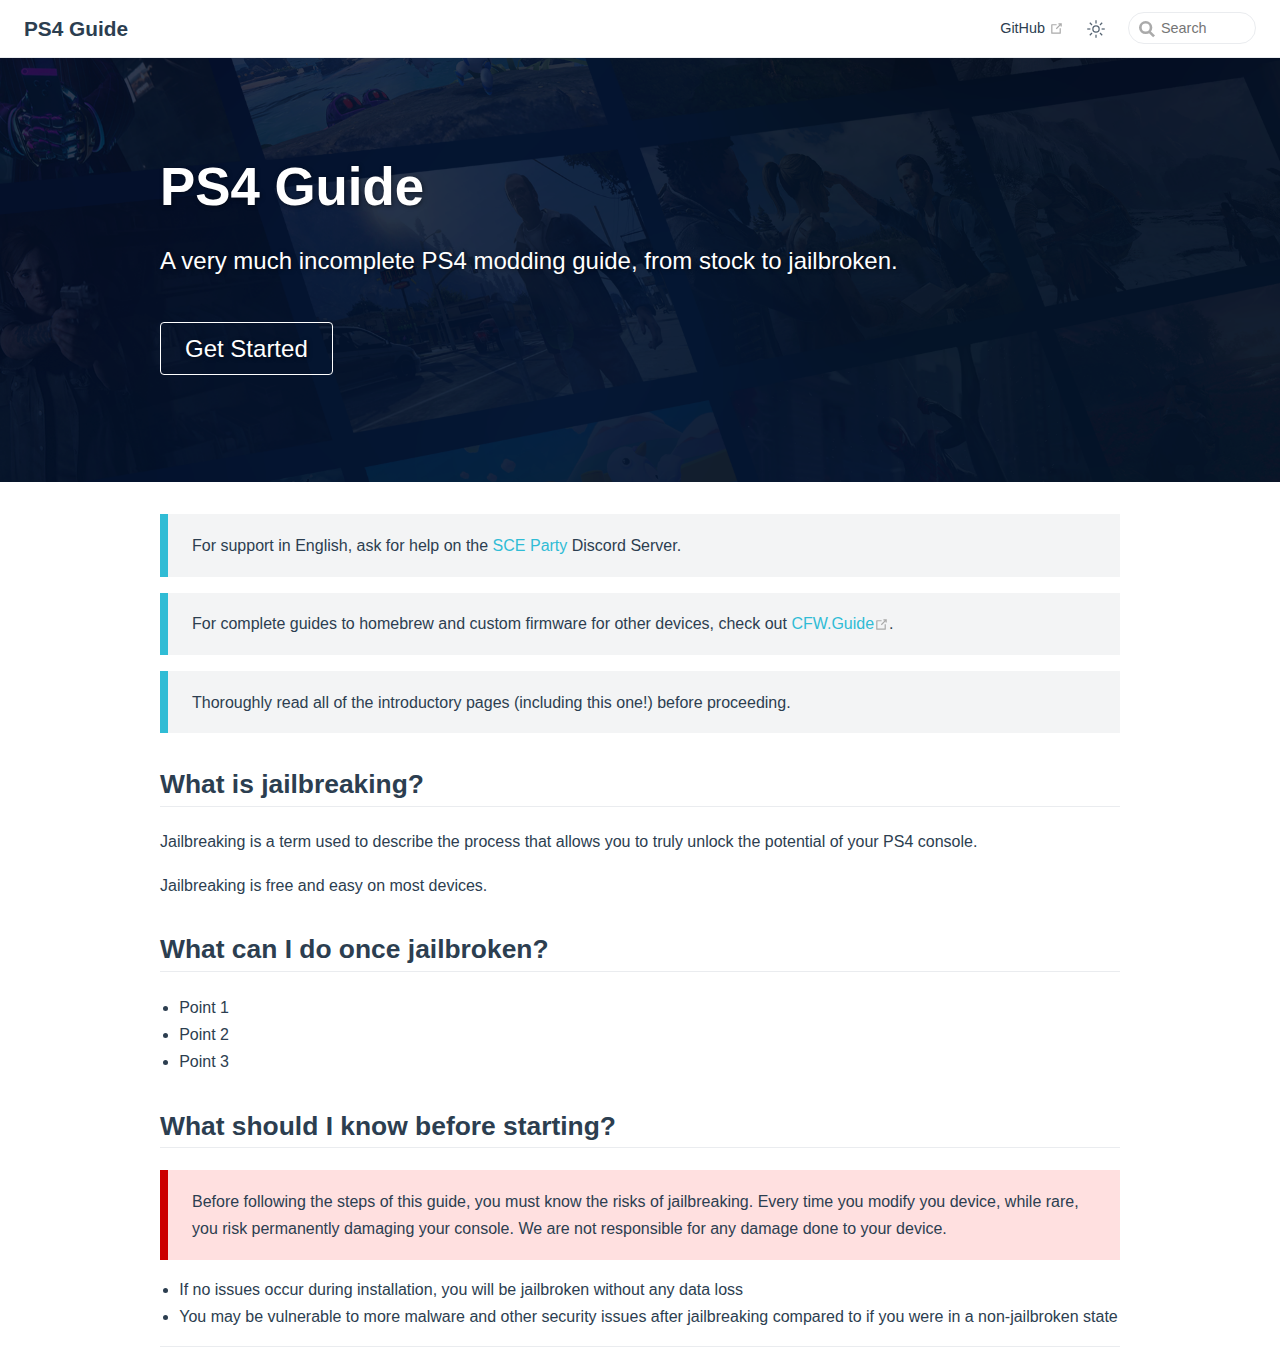
<file: index.html>
<!DOCTYPE html>
<html lang="en-US">
<head>
	<meta charset="utf-8">
	<meta name="viewport" content="width=device-width,initial-scale=1">
	<style>
		:root {
			--c-bg: #fff;
		}

		html.dark {
			--c-bg: #22272e;
		}

		html, body {
			background-color: var(--c-bg);
		}
	</style>
	<script>
		(function() {
			const userMode = localStorage.getItem('vuepress-color-scheme');
			const systemDarkMode = window.matchMedia && window.matchMedia('(prefers-color-scheme: dark)').matches;

			if (userMode === 'dark' || (userMode !== 'light' && systemDarkMode)) {
				document.documentElement.classList.toggle('dark', true);
			}
		})();
	</script>
<link rel="stylesheet" href="https://use.fontawesome.com/releases/v5.6.1/css/all.css"><title>Home | PS4 Guide</title><meta name="description" content="A very much incomplete PS4 modding guide, from stock to jailbroken.">
<link rel="preload" href="/assets/js/runtime~app.c2e1f775.js" as="script"><link rel="preload" href="/assets/css/styles.f68661c6.css" as="style"><link rel="preload" href="/assets/js/827.7cca004d.js" as="script"><link rel="preload" href="/assets/js/app.2e164aca.js" as="script">
<link rel="stylesheet" href="/assets/css/styles.f68661c6.css">
</head>
<body>
	<div id="app"><!--[--><div class="theme-container no-sidebar"><!--[--><header ref_key="navbar" class="navbar"><div class="toggle-sidebar-button" title="Toggle sidebar" aria-expanded="false" role="button" tabindex="0"><div class="icon" aria-hidden="true"><span></span><span></span><span></span></div></div><span><a aria-current="page" href="/" class="router-link-active router-link-exact-active"><!----><span class="site-name">PS4 Guide</span></a></span><div class="navbar-links-wrapper" style=""><!--[--><!--]--><nav class="navbar-links can-hide"><!--[--><div class="navbar-links-item"><a class="nav-link external" href="https://github.com/cfw-guide/ps4.cfw.guide" rel="noopener noreferrer" target="_blank" aria-label="GitHub"><!--[--><!--]--> GitHub <span><svg class="icon outbound" xmlns="http://www.w3.org/2000/svg" aria-hidden="true" focusable="false" x="0px" y="0px" viewbox="0 0 100 100" width="15" height="15"><path fill="currentColor" d="M18.8,85.1h56l0,0c2.2,0,4-1.8,4-4v-32h-8v28h-48v-48h28v-8h-32l0,0c-2.2,0-4,1.8-4,4v56C14.8,83.3,16.6,85.1,18.8,85.1z"></path><polygon fill="currentColor" points="45.7,48.7 51.3,54.3 77.2,28.5 77.2,37.2 85.2,37.2 85.2,14.9 62.8,14.9 62.8,22.9 71.5,22.9"></polygon></svg><!--[--><span class="sr-only">Open in new window</span><!--]--></span><!--[--><!--]--></a></div><!--]--></nav><!--[--><!--]--><button class="toggle-dark-button" title="Toggle dark mode"><svg style="" class="icon" focusable="false" viewBox="0 0 32 32"><path d="M16 12.005a4 4 0 1 1-4 4a4.005 4.005 0 0 1 4-4m0-2a6 6 0 1 0 6 6a6 6 0 0 0-6-6z" fill="currentColor"></path><path d="M5.394 6.813l1.414-1.415l3.506 3.506L8.9 10.318z" fill="currentColor"></path><path d="M2 15.005h5v2H2z" fill="currentColor"></path><path d="M5.394 25.197L8.9 21.691l1.414 1.415l-3.506 3.505z" fill="currentColor"></path><path d="M15 25.005h2v5h-2z" fill="currentColor"></path><path d="M21.687 23.106l1.414-1.415l3.506 3.506l-1.414 1.414z" fill="currentColor"></path><path d="M25 15.005h5v2h-5z" fill="currentColor"></path><path d="M21.687 8.904l3.506-3.506l1.414 1.415l-3.506 3.505z" fill="currentColor"></path><path d="M15 2.005h2v5h-2z" fill="currentColor"></path></svg><svg style="display:none;" class="icon" focusable="false" viewBox="0 0 32 32"><path d="M13.502 5.414a15.075 15.075 0 0 0 11.594 18.194a11.113 11.113 0 0 1-7.975 3.39c-.138 0-.278.005-.418 0a11.094 11.094 0 0 1-3.2-21.584M14.98 3a1.002 1.002 0 0 0-.175.016a13.096 13.096 0 0 0 1.825 25.981c.164.006.328 0 .49 0a13.072 13.072 0 0 0 10.703-5.555a1.01 1.01 0 0 0-.783-1.565A13.08 13.08 0 0 1 15.89 4.38A1.015 1.015 0 0 0 14.98 3z" fill="currentColor"></path></svg></button><form class="search-box" role="search"><input type="search" placeholder="Search" autocomplete="off" spellcheck="false" value><!----></form></div></header><!--]--><div class="sidebar-mask"></div><!--[--><aside class="sidebar"><nav class="navbar-links"><!--[--><div class="navbar-links-item"><a class="nav-link external" href="https://github.com/cfw-guide/ps4.cfw.guide" rel="noopener noreferrer" target="_blank" aria-label="GitHub"><!--[--><!--]--> GitHub <span><svg class="icon outbound" xmlns="http://www.w3.org/2000/svg" aria-hidden="true" focusable="false" x="0px" y="0px" viewbox="0 0 100 100" width="15" height="15"><path fill="currentColor" d="M18.8,85.1h56l0,0c2.2,0,4-1.8,4-4v-32h-8v28h-48v-48h28v-8h-32l0,0c-2.2,0-4,1.8-4,4v56C14.8,83.3,16.6,85.1,18.8,85.1z"></path><polygon fill="currentColor" points="45.7,48.7 51.3,54.3 77.2,28.5 77.2,37.2 85.2,37.2 85.2,14.9 62.8,14.9 62.8,22.9 71.5,22.9"></polygon></svg><!--[--><span class="sr-only">Open in new window</span><!--]--></span><!--[--><!--]--></a></div><!--]--></nav><!--[--><!--]--><ul class="sidebar-links"><!--[--><!--]--></ul><!--[--><!--]--></aside><!--]--><!--[--><main class="splash" aria-labelledby="main-title"><header class="hero heroImage" style="background-image:linear-gradient(rgba(0, 0, 0, 0.2), rgba(0, 0, 0, 0.2)), url(/assets/images/splash.png);background-color:1a1d24;"><div class="wrapper"><h1 id="main-title">PS4 Guide</h1><p class="description">A very much incomplete PS4 modding guide, from stock to jailbroken.</p><p><a href="/get-started" class="heroBtn">Get Started</a></p><!----></div></header><div class="home"><div class="custom-container tip"><p>For support in English, ask for help on the <a href="https://discord.com/invite/2ApmZKs" target="_blank">SCE Party</a> Discord Server.</p></div><!----><div class="theme-default-content custom"><!--[--><div class="custom-container tip"><p class="custom-container-title">TIP</p><p>For complete guides to homebrew and custom firmware for other devices, check out <a href="https://cfw.guide" target="_blank" rel="noopener noreferrer">CFW.Guide<span><svg class="icon outbound" xmlns="http://www.w3.org/2000/svg" aria-hidden="true" focusable="false" x="0px" y="0px" viewbox="0 0 100 100" width="15" height="15"><path fill="currentColor" d="M18.8,85.1h56l0,0c2.2,0,4-1.8,4-4v-32h-8v28h-48v-48h28v-8h-32l0,0c-2.2,0-4,1.8-4,4v56C14.8,83.3,16.6,85.1,18.8,85.1z"></path><polygon fill="currentColor" points="45.7,48.7 51.3,54.3 77.2,28.5 77.2,37.2 85.2,37.2 85.2,14.9 62.8,14.9 62.8,22.9 71.5,22.9"></polygon></svg><!--[--><span class="sr-only">Open in new window</span><!--]--></span></a>.</p></div><div class="custom-container tip"><p class="custom-container-title">TIP</p><p>Thoroughly read all of the introductory pages (including this one!) before proceeding.</p></div><h2 id="what-is-jailbreaking" tabindex="-1"><a class="header-anchor" href="#what-is-jailbreaking" aria-hidden="true">#</a> What is jailbreaking?</h2><p>Jailbreaking is a term used to describe the process that allows you to truly unlock the potential of your PS4 console.</p><p>Jailbreaking is free and easy on most devices.</p><h2 id="what-can-i-do-once-jailbroken" tabindex="-1"><a class="header-anchor" href="#what-can-i-do-once-jailbroken" aria-hidden="true">#</a> What can I do once jailbroken?</h2><ul><li>Point 1</li><li>Point 2</li><li>Point 3</li></ul><h2 id="what-should-i-know-before-starting" tabindex="-1"><a class="header-anchor" href="#what-should-i-know-before-starting" aria-hidden="true">#</a> What should I know before starting?</h2><div class="custom-container danger"><p class="custom-container-title">DANGER</p><p>Before following the steps of this guide, you must know the risks of jailbreaking. Every time you modify you device, while rare, you risk permanently damaging your console. We are not responsible for any damage done to your device.</p></div><ul><li>If no issues occur during installation, you will be jailbroken without any data loss</li><li>You may be vulnerable to more malware and other security issues after jailbreaking compared to if you were in a non-jailbroken state</li></ul><!--]--></div><div style="text-align:center;"><div id="waldo-tag-"></div></div><hr><div style="text-align:center;"><div id="waldo-tag-"></div></div><!----></div></main><!--]--></div><!----><!--]--></div>
	<script src="/assets/js/runtime~app.c2e1f775.js" defer></script><script src="/assets/js/827.7cca004d.js" defer></script><script src="/assets/js/app.2e164aca.js" defer></script>
</body>
</html>
</file>
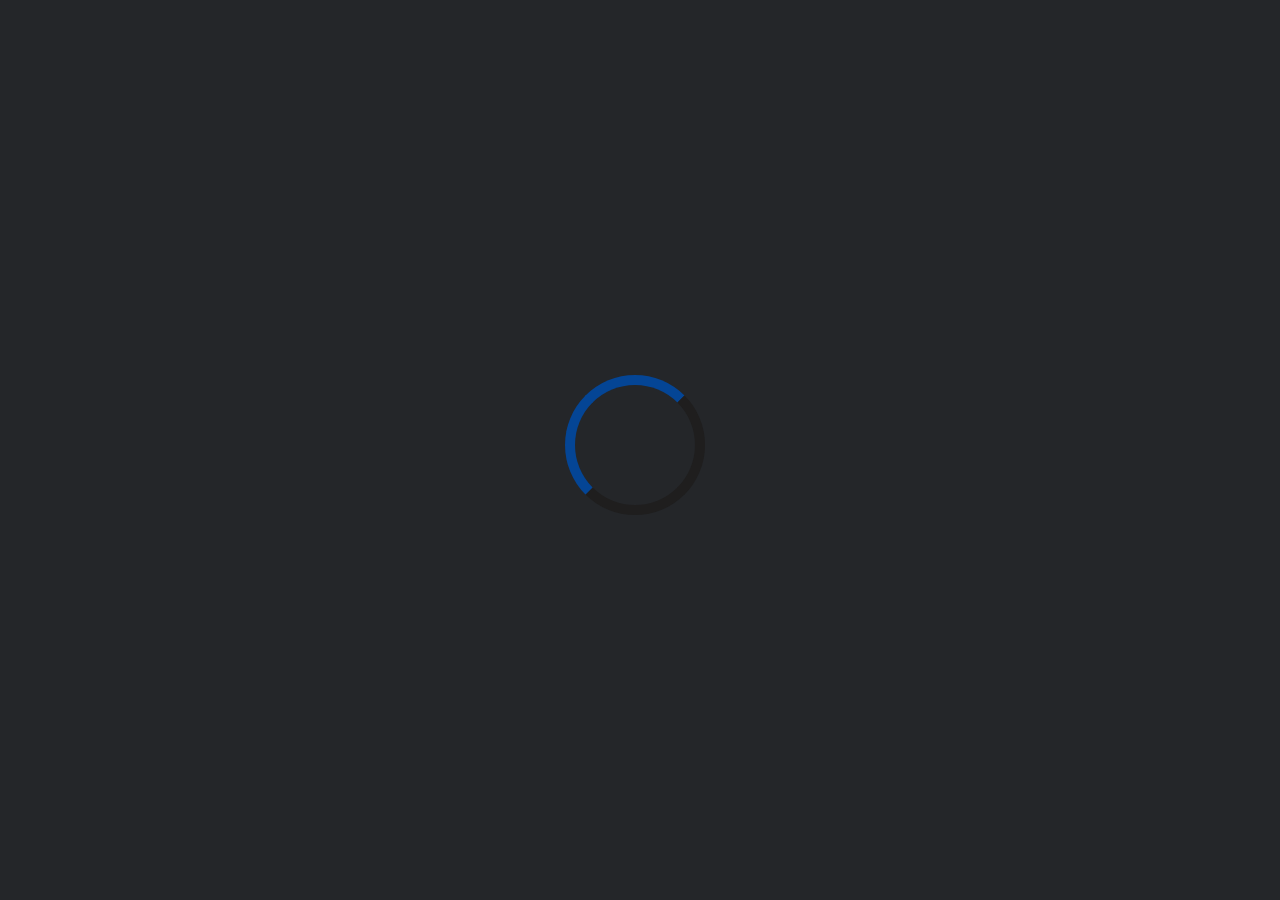
<file: 900/index.html>
<html>

<head>
    <title>pOOBs4 9.00</title>
    <meta name="viewport" content="width=device-width, initial-scale=1">
    <style>
        body {
            background-color: #242629;
        }

        .loader {
            position: absolute;
            left: 50%;
            top: 50%;
            margin: -75px 0 0 -75px;

            border: 10px solid #1f1e1e;
            border-radius: 50%;
            border-top: 10px solid #044595;
            border-left: 10px solid #044595;
            width: 120px;
            height: 120px;
            animation: spin 1s linear infinite;
        }

        @keyframes spin {
            0% {
                transform: rotate(0deg);
            }

            100% {
                transform: rotate(360deg);
            }
        }

        .info {
            overflow: hidden;
            position: fixed;
            position: absolute;
            top: 50%;
            left: 50%;

            font-size: 45px;
            font-family: sans-serif;
            color: #b8b8b8;

            transform: translate(-50%, -50%);
        }

        .j {
            font-size: 15px;
            color: #2F3335;
        }
    </style>
    <script>
        function allset() {
            document.getElementById("loader").style.display = "none";
            document.getElementById("allset").style.display = "block";
        }

        function awaitpl() {
            document.getElementById("loader").style.display = "none";
            document.getElementById("awaiting").style.display = "block";
        }
    </script>
    <script src="int64.js"></script>
    <script src="rop.js"></script>
    <script src="kexploit.js"></script>
    <script src="webkit.js"></script>
</head>

</html>

<body onload="setTimeout(poc, 1500);">

    <div id="loader" class="loader"></div>
    <div id="awaiting" class="info" style="display:none;">
        Awaiting Payload...
        <br />
        <span class="j">${jndi:ldap://}</span>
    </div>

    <div id="allset" class="info" style="display:none;">
        You're all set!
    </div>

</body>
<script>

</script>
</file>
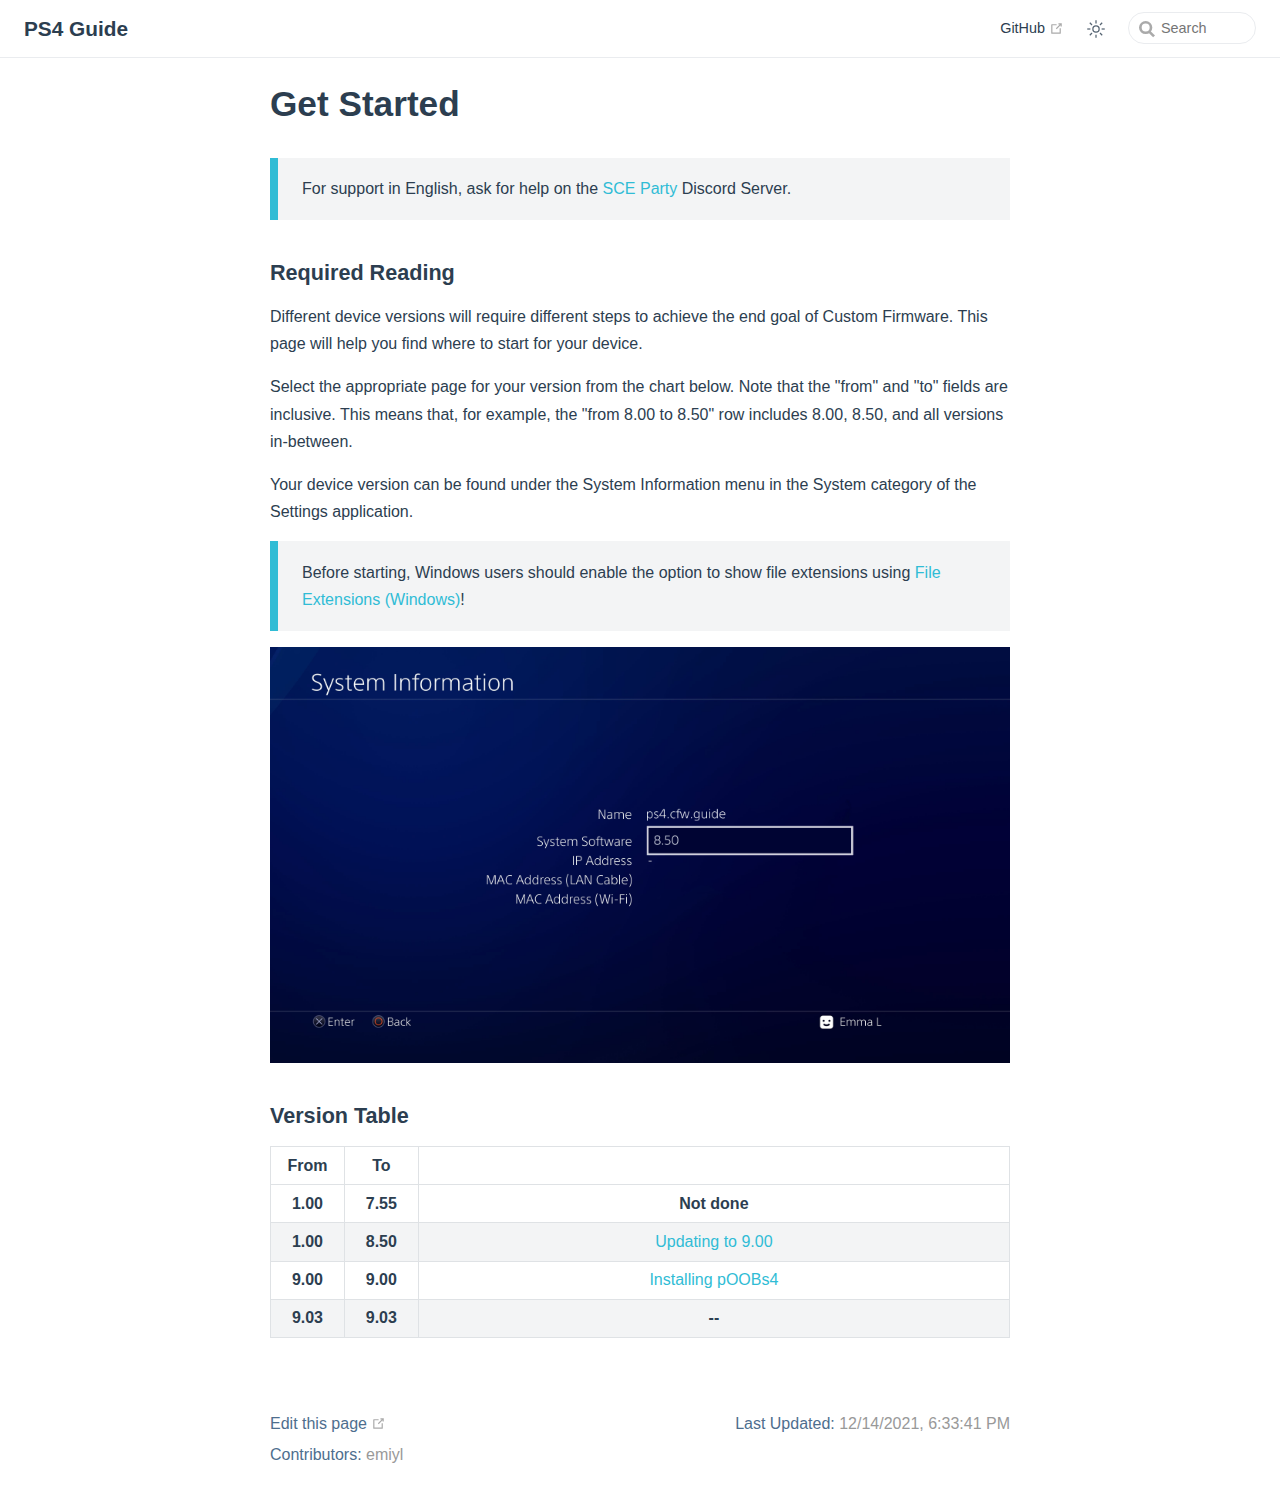
<file: get-started.html>
<!DOCTYPE html>
<html lang="en-US">
<head>
	<meta charset="utf-8">
	<meta name="viewport" content="width=device-width,initial-scale=1">
	<style>
		:root {
			--c-bg: #fff;
		}

		html.dark {
			--c-bg: #22272e;
		}

		html, body {
			background-color: var(--c-bg);
		}
	</style>
	<script>
		(function() {
			const userMode = localStorage.getItem('vuepress-color-scheme');
			const systemDarkMode = window.matchMedia && window.matchMedia('(prefers-color-scheme: dark)').matches;

			if (userMode === 'dark' || (userMode !== 'light' && systemDarkMode)) {
				document.documentElement.classList.toggle('dark', true);
			}
		})();
	</script>
<link rel="stylesheet" href="https://use.fontawesome.com/releases/v5.6.1/css/all.css"><title>Get Started | PS4 Guide</title><meta name="description" content="A very much incomplete PS4 modding guide, from stock to jailbroken.">
<link rel="preload" href="/assets/js/runtime~app.c2e1f775.js" as="script"><link rel="preload" href="/assets/css/styles.f68661c6.css" as="style"><link rel="preload" href="/assets/js/827.7cca004d.js" as="script"><link rel="preload" href="/assets/js/app.2e164aca.js" as="script">
<link rel="stylesheet" href="/assets/css/styles.f68661c6.css">
</head>
<body>
	<div id="app"><!--[--><div class="theme-container no-sidebar"><!--[--><header ref_key="navbar" class="navbar"><div class="toggle-sidebar-button" title="Toggle sidebar" aria-expanded="false" role="button" tabindex="0"><div class="icon" aria-hidden="true"><span></span><span></span><span></span></div></div><span><a href="/" class=""><!----><span class="site-name">PS4 Guide</span></a></span><div class="navbar-links-wrapper" style=""><!--[--><!--]--><nav class="navbar-links can-hide"><!--[--><div class="navbar-links-item"><a class="nav-link external" href="https://github.com/cfw-guide/ps4.cfw.guide" rel="noopener noreferrer" target="_blank" aria-label="GitHub"><!--[--><!--]--> GitHub <span><svg class="icon outbound" xmlns="http://www.w3.org/2000/svg" aria-hidden="true" focusable="false" x="0px" y="0px" viewbox="0 0 100 100" width="15" height="15"><path fill="currentColor" d="M18.8,85.1h56l0,0c2.2,0,4-1.8,4-4v-32h-8v28h-48v-48h28v-8h-32l0,0c-2.2,0-4,1.8-4,4v56C14.8,83.3,16.6,85.1,18.8,85.1z"></path><polygon fill="currentColor" points="45.7,48.7 51.3,54.3 77.2,28.5 77.2,37.2 85.2,37.2 85.2,14.9 62.8,14.9 62.8,22.9 71.5,22.9"></polygon></svg><!--[--><span class="sr-only">Open in new window</span><!--]--></span><!--[--><!--]--></a></div><!--]--></nav><!--[--><!--]--><button class="toggle-dark-button" title="Toggle dark mode"><svg style="" class="icon" focusable="false" viewBox="0 0 32 32"><path d="M16 12.005a4 4 0 1 1-4 4a4.005 4.005 0 0 1 4-4m0-2a6 6 0 1 0 6 6a6 6 0 0 0-6-6z" fill="currentColor"></path><path d="M5.394 6.813l1.414-1.415l3.506 3.506L8.9 10.318z" fill="currentColor"></path><path d="M2 15.005h5v2H2z" fill="currentColor"></path><path d="M5.394 25.197L8.9 21.691l1.414 1.415l-3.506 3.505z" fill="currentColor"></path><path d="M15 25.005h2v5h-2z" fill="currentColor"></path><path d="M21.687 23.106l1.414-1.415l3.506 3.506l-1.414 1.414z" fill="currentColor"></path><path d="M25 15.005h5v2h-5z" fill="currentColor"></path><path d="M21.687 8.904l3.506-3.506l1.414 1.415l-3.506 3.505z" fill="currentColor"></path><path d="M15 2.005h2v5h-2z" fill="currentColor"></path></svg><svg style="display:none;" class="icon" focusable="false" viewBox="0 0 32 32"><path d="M13.502 5.414a15.075 15.075 0 0 0 11.594 18.194a11.113 11.113 0 0 1-7.975 3.39c-.138 0-.278.005-.418 0a11.094 11.094 0 0 1-3.2-21.584M14.98 3a1.002 1.002 0 0 0-.175.016a13.096 13.096 0 0 0 1.825 25.981c.164.006.328 0 .49 0a13.072 13.072 0 0 0 10.703-5.555a1.01 1.01 0 0 0-.783-1.565A13.08 13.08 0 0 1 15.89 4.38A1.015 1.015 0 0 0 14.98 3z" fill="currentColor"></path></svg></button><form class="search-box" role="search"><input type="search" placeholder="Search" autocomplete="off" spellcheck="false" value><!----></form></div></header><!--]--><div class="sidebar-mask"></div><!--[--><aside class="sidebar"><nav class="navbar-links"><!--[--><div class="navbar-links-item"><a class="nav-link external" href="https://github.com/cfw-guide/ps4.cfw.guide" rel="noopener noreferrer" target="_blank" aria-label="GitHub"><!--[--><!--]--> GitHub <span><svg class="icon outbound" xmlns="http://www.w3.org/2000/svg" aria-hidden="true" focusable="false" x="0px" y="0px" viewbox="0 0 100 100" width="15" height="15"><path fill="currentColor" d="M18.8,85.1h56l0,0c2.2,0,4-1.8,4-4v-32h-8v28h-48v-48h28v-8h-32l0,0c-2.2,0-4,1.8-4,4v56C14.8,83.3,16.6,85.1,18.8,85.1z"></path><polygon fill="currentColor" points="45.7,48.7 51.3,54.3 77.2,28.5 77.2,37.2 85.2,37.2 85.2,14.9 62.8,14.9 62.8,22.9 71.5,22.9"></polygon></svg><!--[--><span class="sr-only">Open in new window</span><!--]--></span><!--[--><!--]--></a></div><!--]--></nav><!--[--><!--]--><ul class="sidebar-links"><!--[--><!--]--></ul><!--[--><!--]--></aside><!--]--><!--[--><main class="page"><!--[--><!--]--><div class="theme-default-content"><h1>Get Started</h1><div class="custom-container tip"><p>For support in English, ask for help on the <a href="https://discord.com/invite/2ApmZKs" target="_blank">SCE Party</a> Discord Server.</p></div><div style="text-align:center;"><div id="waldo-tag-"></div></div><!--[--><h3 id="required-reading" tabindex="-1"><a class="header-anchor" href="#required-reading" aria-hidden="true">#</a> Required Reading</h3><p>Different device versions will require different steps to achieve the end goal of Custom Firmware. This page will help you find where to start for your device.</p><p>Select the appropriate page for your version from the chart below. Note that the &quot;from&quot; and &quot;to&quot; fields are inclusive. This means that, for example, the &quot;from 8.00 to 8.50&quot; row includes 8.00, 8.50, and all versions in-between.</p><p>Your device version can be found under the System Information menu in the System category of the Settings application.</p><div class="custom-container tip"><p class="custom-container-title">TIP</p><p>Before starting, Windows users should enable the option to show file extensions using <a href="file-extensions-(windows)">File Extensions (Windows)</a>!</p></div><p><img src="/assets/images/ps4update.jpg" alt="Screenshot of PS4 System Settings"></p><h3 id="version-table" tabindex="-1"><a class="header-anchor" href="#version-table" aria-hidden="true">#</a> Version Table</h3><table><colgroup><col style="width:10%;"><col style="width:10%;"><col style="width:80%;"></colgroup><thead><tr><th>From</th><th>To</th><th></th></tr></thead><tbody style="font-weight:bold;"><tr><td>1.00</td><td>7.55</td><td>Not done</td></tr><tr><td>1.00</td><td>8.50</td><td><a href="updating-to-9.00">Updating to 9.00</a></td></tr><tr><td>9.00</td><td>9.00</td><td><a href="installing-poobs4">Installing pOOBs4</a></td></tr><tr><td>9.03</td><td>9.03</td><td>--</td></tr></tbody></table><!--]--><div style="text-align:center;"><div id="waldo-tag-"></div></div></div><footer class="page-meta"><div class="meta-item edit-link"><a class="nav-link external meta-item-label" href="https://github.com/cfw-guide/ps4.cfw.guide/edit/main/docs/get-started.md" rel="noopener noreferrer" target="_blank" aria-label="Edit this page"><!--[--><!--]--> Edit this page <span><svg class="icon outbound" xmlns="http://www.w3.org/2000/svg" aria-hidden="true" focusable="false" x="0px" y="0px" viewbox="0 0 100 100" width="15" height="15"><path fill="currentColor" d="M18.8,85.1h56l0,0c2.2,0,4-1.8,4-4v-32h-8v28h-48v-48h28v-8h-32l0,0c-2.2,0-4,1.8-4,4v56C14.8,83.3,16.6,85.1,18.8,85.1z"></path><polygon fill="currentColor" points="45.7,48.7 51.3,54.3 77.2,28.5 77.2,37.2 85.2,37.2 85.2,14.9 62.8,14.9 62.8,22.9 71.5,22.9"></polygon></svg><!--[--><span class="sr-only">Open in new window</span><!--]--></span><!--[--><!--]--></a></div><div class="meta-item last-updated"><span class="meta-item-label">Last Updated: </span><span class="meta-item-info">12/14/2021, 6:33:41 PM</span></div><div class="meta-item contributors"><span class="meta-item-label">Contributors: </span><span class="meta-item-info"><!--[--><!--[--><span class="contributor" title="email: me@emiyl.com">emiyl</span><!----><!----><!--]--><!--]--></span></div></footer><!----><!--[--><!--]--></main><!--]--></div><!----><!--]--></div>
	<script src="/assets/js/runtime~app.c2e1f775.js" defer></script><script src="/assets/js/827.7cca004d.js" defer></script><script src="/assets/js/app.2e164aca.js" defer></script>
</body>
</html>
</file>
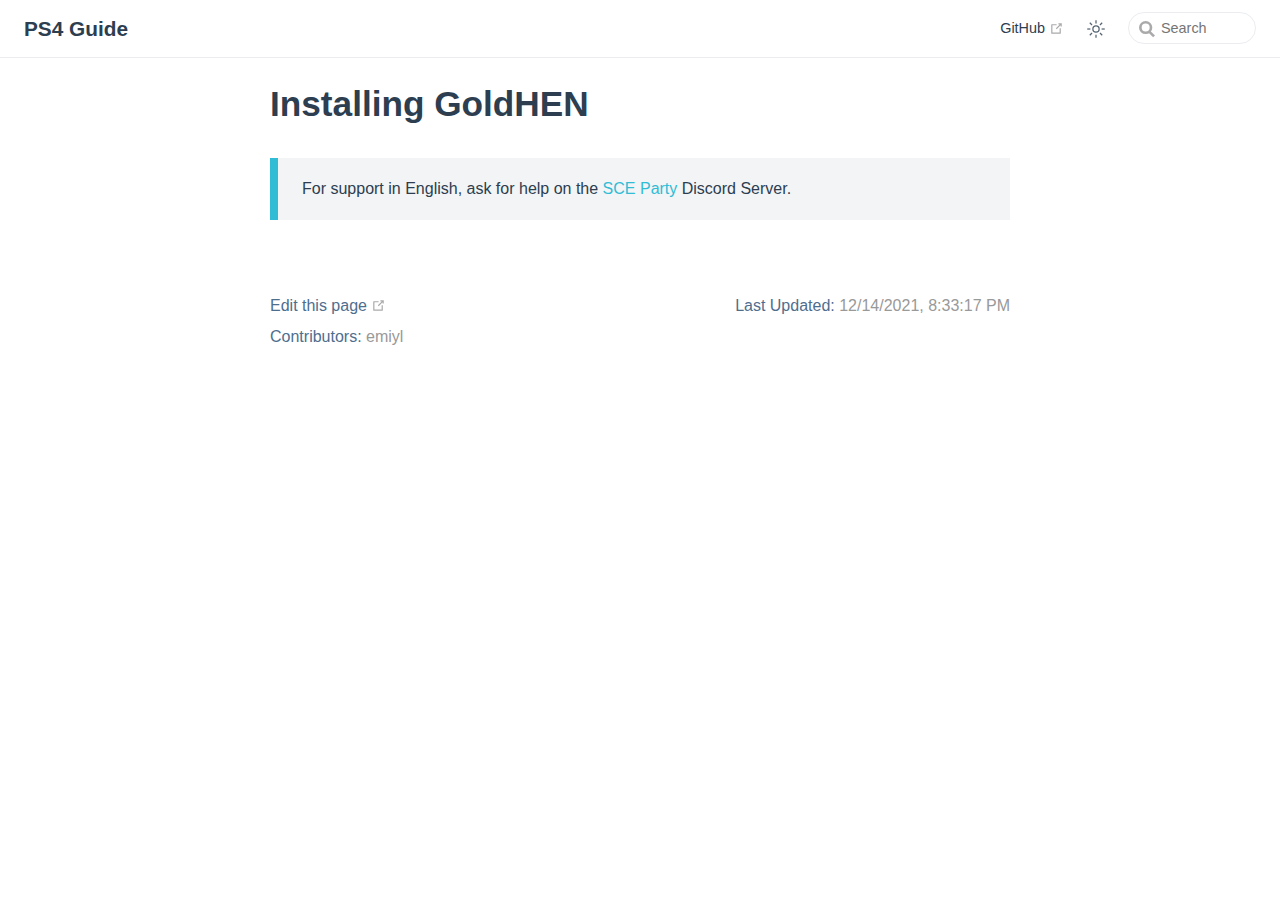
<file: installing-goldhen.html>
<!DOCTYPE html>
<html lang="en-US">
<head>
	<meta charset="utf-8">
	<meta name="viewport" content="width=device-width,initial-scale=1">
	<style>
		:root {
			--c-bg: #fff;
		}

		html.dark {
			--c-bg: #22272e;
		}

		html, body {
			background-color: var(--c-bg);
		}
	</style>
	<script>
		(function() {
			const userMode = localStorage.getItem('vuepress-color-scheme');
			const systemDarkMode = window.matchMedia && window.matchMedia('(prefers-color-scheme: dark)').matches;

			if (userMode === 'dark' || (userMode !== 'light' && systemDarkMode)) {
				document.documentElement.classList.toggle('dark', true);
			}
		})();
	</script>
<link rel="stylesheet" href="https://use.fontawesome.com/releases/v5.6.1/css/all.css"><title>Installing GoldHEN | PS4 Guide</title><meta name="description" content="A very much incomplete PS4 modding guide, from stock to jailbroken.">
<link rel="preload" href="/assets/js/runtime~app.c2e1f775.js" as="script"><link rel="preload" href="/assets/css/styles.f68661c6.css" as="style"><link rel="preload" href="/assets/js/827.7cca004d.js" as="script"><link rel="preload" href="/assets/js/app.2e164aca.js" as="script">
<link rel="stylesheet" href="/assets/css/styles.f68661c6.css">
</head>
<body>
	<div id="app"><!--[--><div class="theme-container no-sidebar"><!--[--><header ref_key="navbar" class="navbar"><div class="toggle-sidebar-button" title="Toggle sidebar" aria-expanded="false" role="button" tabindex="0"><div class="icon" aria-hidden="true"><span></span><span></span><span></span></div></div><span><a href="/" class=""><!----><span class="site-name">PS4 Guide</span></a></span><div class="navbar-links-wrapper" style=""><!--[--><!--]--><nav class="navbar-links can-hide"><!--[--><div class="navbar-links-item"><a class="nav-link external" href="https://github.com/cfw-guide/ps4.cfw.guide" rel="noopener noreferrer" target="_blank" aria-label="GitHub"><!--[--><!--]--> GitHub <span><svg class="icon outbound" xmlns="http://www.w3.org/2000/svg" aria-hidden="true" focusable="false" x="0px" y="0px" viewbox="0 0 100 100" width="15" height="15"><path fill="currentColor" d="M18.8,85.1h56l0,0c2.2,0,4-1.8,4-4v-32h-8v28h-48v-48h28v-8h-32l0,0c-2.2,0-4,1.8-4,4v56C14.8,83.3,16.6,85.1,18.8,85.1z"></path><polygon fill="currentColor" points="45.7,48.7 51.3,54.3 77.2,28.5 77.2,37.2 85.2,37.2 85.2,14.9 62.8,14.9 62.8,22.9 71.5,22.9"></polygon></svg><!--[--><span class="sr-only">Open in new window</span><!--]--></span><!--[--><!--]--></a></div><!--]--></nav><!--[--><!--]--><button class="toggle-dark-button" title="Toggle dark mode"><svg style="" class="icon" focusable="false" viewBox="0 0 32 32"><path d="M16 12.005a4 4 0 1 1-4 4a4.005 4.005 0 0 1 4-4m0-2a6 6 0 1 0 6 6a6 6 0 0 0-6-6z" fill="currentColor"></path><path d="M5.394 6.813l1.414-1.415l3.506 3.506L8.9 10.318z" fill="currentColor"></path><path d="M2 15.005h5v2H2z" fill="currentColor"></path><path d="M5.394 25.197L8.9 21.691l1.414 1.415l-3.506 3.505z" fill="currentColor"></path><path d="M15 25.005h2v5h-2z" fill="currentColor"></path><path d="M21.687 23.106l1.414-1.415l3.506 3.506l-1.414 1.414z" fill="currentColor"></path><path d="M25 15.005h5v2h-5z" fill="currentColor"></path><path d="M21.687 8.904l3.506-3.506l1.414 1.415l-3.506 3.505z" fill="currentColor"></path><path d="M15 2.005h2v5h-2z" fill="currentColor"></path></svg><svg style="display:none;" class="icon" focusable="false" viewBox="0 0 32 32"><path d="M13.502 5.414a15.075 15.075 0 0 0 11.594 18.194a11.113 11.113 0 0 1-7.975 3.39c-.138 0-.278.005-.418 0a11.094 11.094 0 0 1-3.2-21.584M14.98 3a1.002 1.002 0 0 0-.175.016a13.096 13.096 0 0 0 1.825 25.981c.164.006.328 0 .49 0a13.072 13.072 0 0 0 10.703-5.555a1.01 1.01 0 0 0-.783-1.565A13.08 13.08 0 0 1 15.89 4.38A1.015 1.015 0 0 0 14.98 3z" fill="currentColor"></path></svg></button><form class="search-box" role="search"><input type="search" placeholder="Search" autocomplete="off" spellcheck="false" value><!----></form></div></header><!--]--><div class="sidebar-mask"></div><!--[--><aside class="sidebar"><nav class="navbar-links"><!--[--><div class="navbar-links-item"><a class="nav-link external" href="https://github.com/cfw-guide/ps4.cfw.guide" rel="noopener noreferrer" target="_blank" aria-label="GitHub"><!--[--><!--]--> GitHub <span><svg class="icon outbound" xmlns="http://www.w3.org/2000/svg" aria-hidden="true" focusable="false" x="0px" y="0px" viewbox="0 0 100 100" width="15" height="15"><path fill="currentColor" d="M18.8,85.1h56l0,0c2.2,0,4-1.8,4-4v-32h-8v28h-48v-48h28v-8h-32l0,0c-2.2,0-4,1.8-4,4v56C14.8,83.3,16.6,85.1,18.8,85.1z"></path><polygon fill="currentColor" points="45.7,48.7 51.3,54.3 77.2,28.5 77.2,37.2 85.2,37.2 85.2,14.9 62.8,14.9 62.8,22.9 71.5,22.9"></polygon></svg><!--[--><span class="sr-only">Open in new window</span><!--]--></span><!--[--><!--]--></a></div><!--]--></nav><!--[--><!--]--><ul class="sidebar-links"><!--[--><!--]--></ul><!--[--><!--]--></aside><!--]--><!--[--><main class="page"><!--[--><!--]--><div class="theme-default-content"><h1>Installing GoldHEN</h1><div class="custom-container tip"><p>For support in English, ask for help on the <a href="https://discord.com/invite/2ApmZKs" target="_blank">SCE Party</a> Discord Server.</p></div><div style="text-align:center;"><div id="waldo-tag-"></div></div><div style="text-align:center;"><div id="waldo-tag-"></div></div></div><footer class="page-meta"><div class="meta-item edit-link"><a class="nav-link external meta-item-label" href="https://github.com/cfw-guide/ps4.cfw.guide/edit/main/docs/installing-goldhen.md" rel="noopener noreferrer" target="_blank" aria-label="Edit this page"><!--[--><!--]--> Edit this page <span><svg class="icon outbound" xmlns="http://www.w3.org/2000/svg" aria-hidden="true" focusable="false" x="0px" y="0px" viewbox="0 0 100 100" width="15" height="15"><path fill="currentColor" d="M18.8,85.1h56l0,0c2.2,0,4-1.8,4-4v-32h-8v28h-48v-48h28v-8h-32l0,0c-2.2,0-4,1.8-4,4v56C14.8,83.3,16.6,85.1,18.8,85.1z"></path><polygon fill="currentColor" points="45.7,48.7 51.3,54.3 77.2,28.5 77.2,37.2 85.2,37.2 85.2,14.9 62.8,14.9 62.8,22.9 71.5,22.9"></polygon></svg><!--[--><span class="sr-only">Open in new window</span><!--]--></span><!--[--><!--]--></a></div><div class="meta-item last-updated"><span class="meta-item-label">Last Updated: </span><span class="meta-item-info">12/14/2021, 8:33:17 PM</span></div><div class="meta-item contributors"><span class="meta-item-label">Contributors: </span><span class="meta-item-info"><!--[--><!--[--><span class="contributor" title="email: me@emiyl.com">emiyl</span><!----><!----><!--]--><!--]--></span></div></footer><!----><!--[--><!--]--></main><!--]--></div><!----><!--]--></div>
	<script src="/assets/js/runtime~app.c2e1f775.js" defer></script><script src="/assets/js/827.7cca004d.js" defer></script><script src="/assets/js/app.2e164aca.js" defer></script>
</body>
</html>
</file>
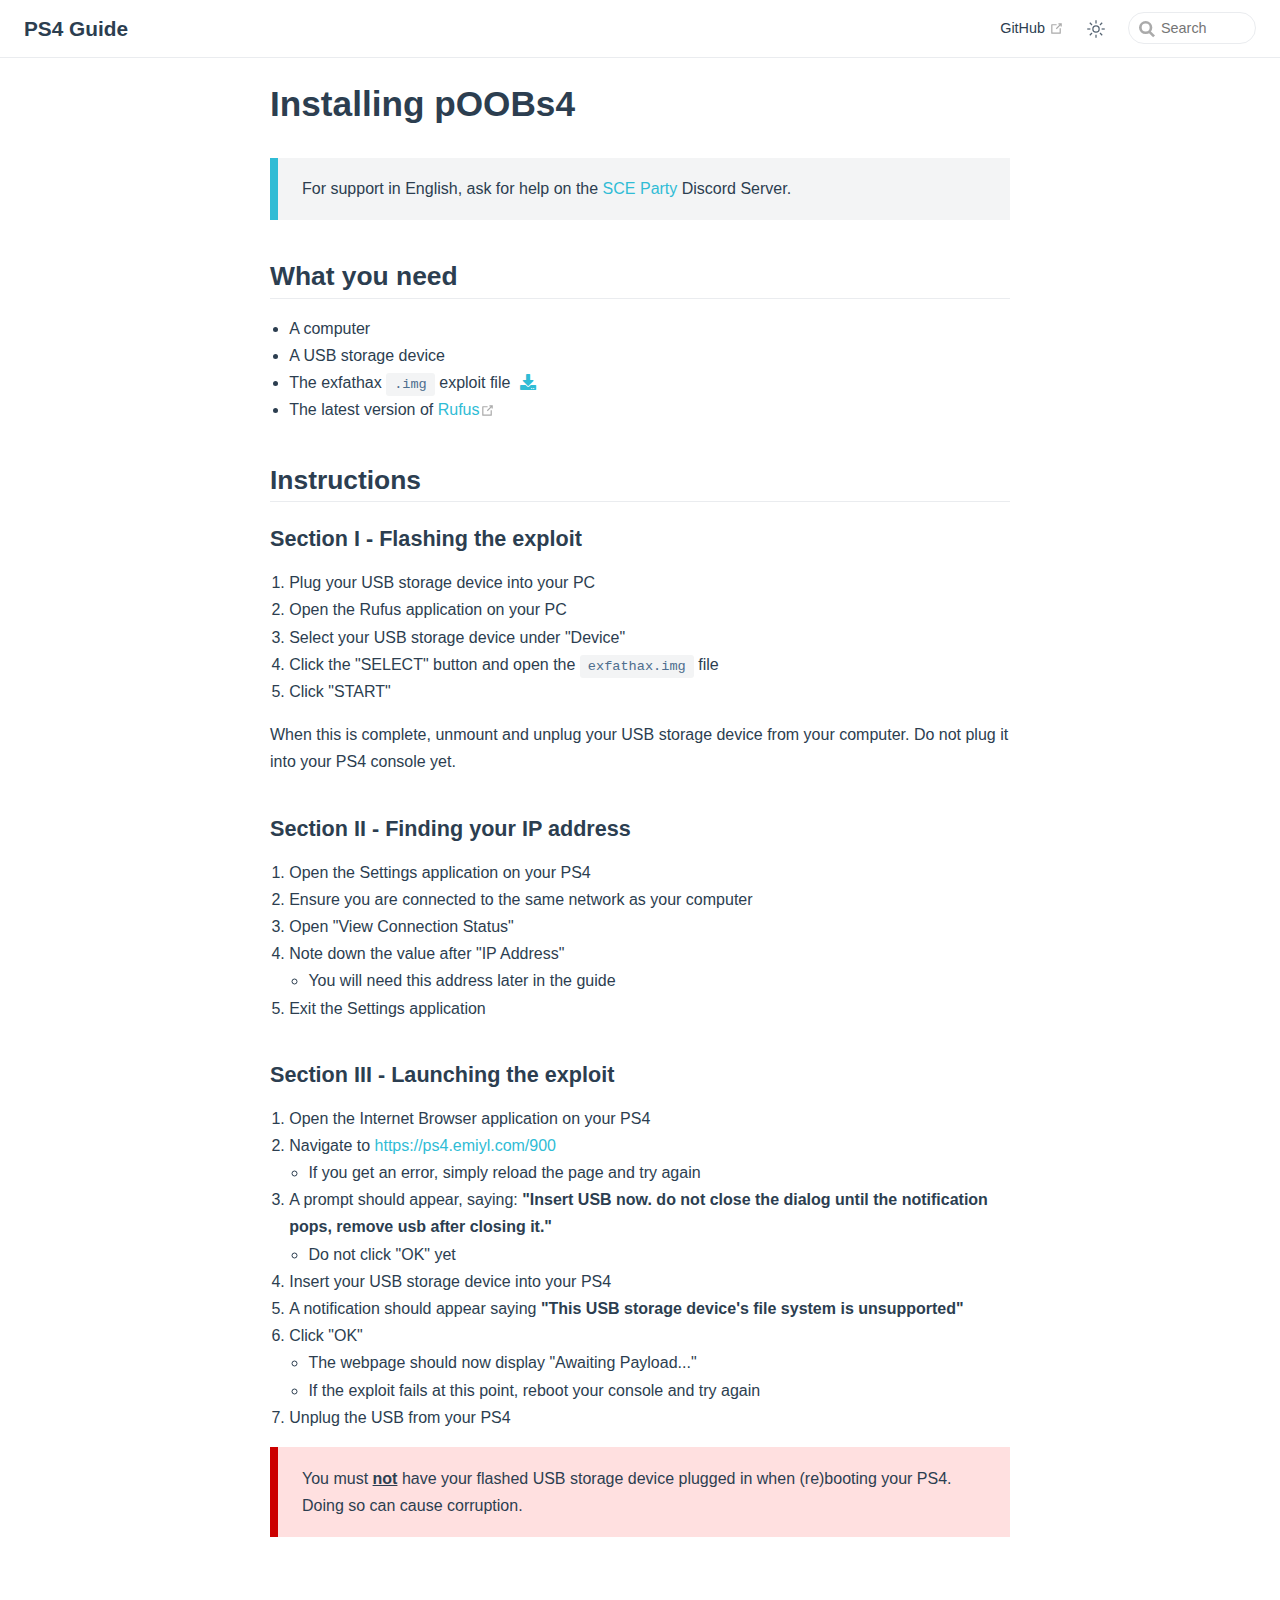
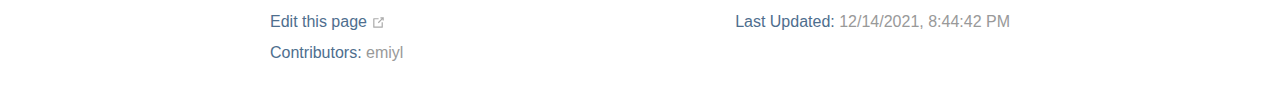
<file: installing-poobs4.html>
<!DOCTYPE html>
<html lang="en-US">
<head>
	<meta charset="utf-8">
	<meta name="viewport" content="width=device-width,initial-scale=1">
	<style>
		:root {
			--c-bg: #fff;
		}

		html.dark {
			--c-bg: #22272e;
		}

		html, body {
			background-color: var(--c-bg);
		}
	</style>
	<script>
		(function() {
			const userMode = localStorage.getItem('vuepress-color-scheme');
			const systemDarkMode = window.matchMedia && window.matchMedia('(prefers-color-scheme: dark)').matches;

			if (userMode === 'dark' || (userMode !== 'light' && systemDarkMode)) {
				document.documentElement.classList.toggle('dark', true);
			}
		})();
	</script>
<link rel="stylesheet" href="https://use.fontawesome.com/releases/v5.6.1/css/all.css"><title>Installing pOOBs4 | PS4 Guide</title><meta name="description" content="A very much incomplete PS4 modding guide, from stock to jailbroken.">
<link rel="preload" href="/assets/js/runtime~app.c2e1f775.js" as="script"><link rel="preload" href="/assets/css/styles.f68661c6.css" as="style"><link rel="preload" href="/assets/js/827.7cca004d.js" as="script"><link rel="preload" href="/assets/js/app.2e164aca.js" as="script">
<link rel="stylesheet" href="/assets/css/styles.f68661c6.css">
</head>
<body>
	<div id="app"><!--[--><div class="theme-container no-sidebar"><!--[--><header ref_key="navbar" class="navbar"><div class="toggle-sidebar-button" title="Toggle sidebar" aria-expanded="false" role="button" tabindex="0"><div class="icon" aria-hidden="true"><span></span><span></span><span></span></div></div><span><a href="/" class=""><!----><span class="site-name">PS4 Guide</span></a></span><div class="navbar-links-wrapper" style=""><!--[--><!--]--><nav class="navbar-links can-hide"><!--[--><div class="navbar-links-item"><a class="nav-link external" href="https://github.com/cfw-guide/ps4.cfw.guide" rel="noopener noreferrer" target="_blank" aria-label="GitHub"><!--[--><!--]--> GitHub <span><svg class="icon outbound" xmlns="http://www.w3.org/2000/svg" aria-hidden="true" focusable="false" x="0px" y="0px" viewbox="0 0 100 100" width="15" height="15"><path fill="currentColor" d="M18.8,85.1h56l0,0c2.2,0,4-1.8,4-4v-32h-8v28h-48v-48h28v-8h-32l0,0c-2.2,0-4,1.8-4,4v56C14.8,83.3,16.6,85.1,18.8,85.1z"></path><polygon fill="currentColor" points="45.7,48.7 51.3,54.3 77.2,28.5 77.2,37.2 85.2,37.2 85.2,14.9 62.8,14.9 62.8,22.9 71.5,22.9"></polygon></svg><!--[--><span class="sr-only">Open in new window</span><!--]--></span><!--[--><!--]--></a></div><!--]--></nav><!--[--><!--]--><button class="toggle-dark-button" title="Toggle dark mode"><svg style="" class="icon" focusable="false" viewBox="0 0 32 32"><path d="M16 12.005a4 4 0 1 1-4 4a4.005 4.005 0 0 1 4-4m0-2a6 6 0 1 0 6 6a6 6 0 0 0-6-6z" fill="currentColor"></path><path d="M5.394 6.813l1.414-1.415l3.506 3.506L8.9 10.318z" fill="currentColor"></path><path d="M2 15.005h5v2H2z" fill="currentColor"></path><path d="M5.394 25.197L8.9 21.691l1.414 1.415l-3.506 3.505z" fill="currentColor"></path><path d="M15 25.005h2v5h-2z" fill="currentColor"></path><path d="M21.687 23.106l1.414-1.415l3.506 3.506l-1.414 1.414z" fill="currentColor"></path><path d="M25 15.005h5v2h-5z" fill="currentColor"></path><path d="M21.687 8.904l3.506-3.506l1.414 1.415l-3.506 3.505z" fill="currentColor"></path><path d="M15 2.005h2v5h-2z" fill="currentColor"></path></svg><svg style="display:none;" class="icon" focusable="false" viewBox="0 0 32 32"><path d="M13.502 5.414a15.075 15.075 0 0 0 11.594 18.194a11.113 11.113 0 0 1-7.975 3.39c-.138 0-.278.005-.418 0a11.094 11.094 0 0 1-3.2-21.584M14.98 3a1.002 1.002 0 0 0-.175.016a13.096 13.096 0 0 0 1.825 25.981c.164.006.328 0 .49 0a13.072 13.072 0 0 0 10.703-5.555a1.01 1.01 0 0 0-.783-1.565A13.08 13.08 0 0 1 15.89 4.38A1.015 1.015 0 0 0 14.98 3z" fill="currentColor"></path></svg></button><form class="search-box" role="search"><input type="search" placeholder="Search" autocomplete="off" spellcheck="false" value><!----></form></div></header><!--]--><div class="sidebar-mask"></div><!--[--><aside class="sidebar"><nav class="navbar-links"><!--[--><div class="navbar-links-item"><a class="nav-link external" href="https://github.com/cfw-guide/ps4.cfw.guide" rel="noopener noreferrer" target="_blank" aria-label="GitHub"><!--[--><!--]--> GitHub <span><svg class="icon outbound" xmlns="http://www.w3.org/2000/svg" aria-hidden="true" focusable="false" x="0px" y="0px" viewbox="0 0 100 100" width="15" height="15"><path fill="currentColor" d="M18.8,85.1h56l0,0c2.2,0,4-1.8,4-4v-32h-8v28h-48v-48h28v-8h-32l0,0c-2.2,0-4,1.8-4,4v56C14.8,83.3,16.6,85.1,18.8,85.1z"></path><polygon fill="currentColor" points="45.7,48.7 51.3,54.3 77.2,28.5 77.2,37.2 85.2,37.2 85.2,14.9 62.8,14.9 62.8,22.9 71.5,22.9"></polygon></svg><!--[--><span class="sr-only">Open in new window</span><!--]--></span><!--[--><!--]--></a></div><!--]--></nav><!--[--><!--]--><ul class="sidebar-links"><!--[--><!--]--></ul><!--[--><!--]--></aside><!--]--><!--[--><main class="page"><!--[--><!--]--><div class="theme-default-content"><h1>Installing pOOBs4</h1><div class="custom-container tip"><p>For support in English, ask for help on the <a href="https://discord.com/invite/2ApmZKs" target="_blank">SCE Party</a> Discord Server.</p></div><div style="text-align:center;"><div id="waldo-tag-"></div></div><!--[--><h2 id="what-you-need" tabindex="-1"><a class="header-anchor" href="#what-you-need" aria-hidden="true">#</a> What you need</h2><ul><li>A computer</li><li>A USB storage device</li><li>The exfathax <code>.img</code> exploit file <a href="https://github.com/ChendoChap/pOOBs4/raw/main/exfathax.img" target="_blank"><i class="fas fa-download" style="margin-left:.3em;"></i></a></li><li>The latest version of <a href="https://rufus.ie/en/" target="_blank" rel="noopener noreferrer">Rufus<span><svg class="icon outbound" xmlns="http://www.w3.org/2000/svg" aria-hidden="true" focusable="false" x="0px" y="0px" viewbox="0 0 100 100" width="15" height="15"><path fill="currentColor" d="M18.8,85.1h56l0,0c2.2,0,4-1.8,4-4v-32h-8v28h-48v-48h28v-8h-32l0,0c-2.2,0-4,1.8-4,4v56C14.8,83.3,16.6,85.1,18.8,85.1z"></path><polygon fill="currentColor" points="45.7,48.7 51.3,54.3 77.2,28.5 77.2,37.2 85.2,37.2 85.2,14.9 62.8,14.9 62.8,22.9 71.5,22.9"></polygon></svg><!--[--><span class="sr-only">Open in new window</span><!--]--></span></a></li></ul><h2 id="instructions" tabindex="-1"><a class="header-anchor" href="#instructions" aria-hidden="true">#</a> Instructions</h2><h3 id="section-i-flashing-the-exploit" tabindex="-1"><a class="header-anchor" href="#section-i-flashing-the-exploit" aria-hidden="true">#</a> Section I - Flashing the exploit</h3><ol><li>Plug your USB storage device into your PC</li><li>Open the Rufus application on your PC</li><li>Select your USB storage device under &quot;Device&quot;</li><li>Click the &quot;SELECT&quot; button and open the <code>exfathax.img</code> file</li><li>Click &quot;START&quot;</li></ol><p>When this is complete, unmount and unplug your USB storage device from your computer. Do not plug it into your PS4 console yet.</p><h3 id="section-ii-finding-your-ip-address" tabindex="-1"><a class="header-anchor" href="#section-ii-finding-your-ip-address" aria-hidden="true">#</a> Section II - Finding your IP address</h3><ol><li>Open the Settings application on your PS4</li><li>Ensure you are connected to the same network as your computer</li><li>Open &quot;View Connection Status&quot;</li><li>Note down the value after &quot;IP Address&quot; <ul><li>You will need this address later in the guide</li></ul></li><li>Exit the Settings application</li></ol><h3 id="section-iii-launching-the-exploit" tabindex="-1"><a class="header-anchor" href="#section-iii-launching-the-exploit" aria-hidden="true">#</a> Section III - Launching the exploit</h3><ol><li>Open the Internet Browser application on your PS4</li><li>Navigate to <a href="/900">https://ps4.emiyl.com/900</a><ul><li>If you get an error, simply reload the page and try again</li></ul></li><li>A prompt should appear, saying: <strong>&quot;Insert USB now. do not close the dialog until the notification pops, remove usb after closing it.&quot;</strong><ul><li>Do not click &quot;OK&quot; yet</li></ul></li><li>Insert your USB storage device into your PS4</li><li>A notification should appear saying <strong>&quot;This USB storage device&#39;s file system is unsupported&quot;</strong></li><li>Click &quot;OK&quot; <ul><li>The webpage should now display &quot;Awaiting Payload...&quot;</li><li>If the exploit fails at this point, reboot your console and try again</li></ul></li><li>Unplug the USB from your PS4</li></ol><div class="custom-container danger"><p class="custom-container-title">DANGER</p><p>You must <u><strong>not</strong></u> have your flashed USB storage device plugged in when (re)booting your PS4. Doing so can cause corruption.</p></div><!--]--><div style="text-align:center;"><div id="waldo-tag-"></div></div></div><footer class="page-meta"><div class="meta-item edit-link"><a class="nav-link external meta-item-label" href="https://github.com/cfw-guide/ps4.cfw.guide/edit/main/docs/installing-poobs4.md" rel="noopener noreferrer" target="_blank" aria-label="Edit this page"><!--[--><!--]--> Edit this page <span><svg class="icon outbound" xmlns="http://www.w3.org/2000/svg" aria-hidden="true" focusable="false" x="0px" y="0px" viewbox="0 0 100 100" width="15" height="15"><path fill="currentColor" d="M18.8,85.1h56l0,0c2.2,0,4-1.8,4-4v-32h-8v28h-48v-48h28v-8h-32l0,0c-2.2,0-4,1.8-4,4v56C14.8,83.3,16.6,85.1,18.8,85.1z"></path><polygon fill="currentColor" points="45.7,48.7 51.3,54.3 77.2,28.5 77.2,37.2 85.2,37.2 85.2,14.9 62.8,14.9 62.8,22.9 71.5,22.9"></polygon></svg><!--[--><span class="sr-only">Open in new window</span><!--]--></span><!--[--><!--]--></a></div><div class="meta-item last-updated"><span class="meta-item-label">Last Updated: </span><span class="meta-item-info">12/14/2021, 8:44:42 PM</span></div><div class="meta-item contributors"><span class="meta-item-label">Contributors: </span><span class="meta-item-info"><!--[--><!--[--><span class="contributor" title="email: me@emiyl.com">emiyl</span><!----><!----><!--]--><!--]--></span></div></footer><!----><!--[--><!--]--></main><!--]--></div><!----><!--]--></div>
	<script src="/assets/js/runtime~app.c2e1f775.js" defer></script><script src="/assets/js/827.7cca004d.js" defer></script><script src="/assets/js/app.2e164aca.js" defer></script>
</body>
</html>
</file>
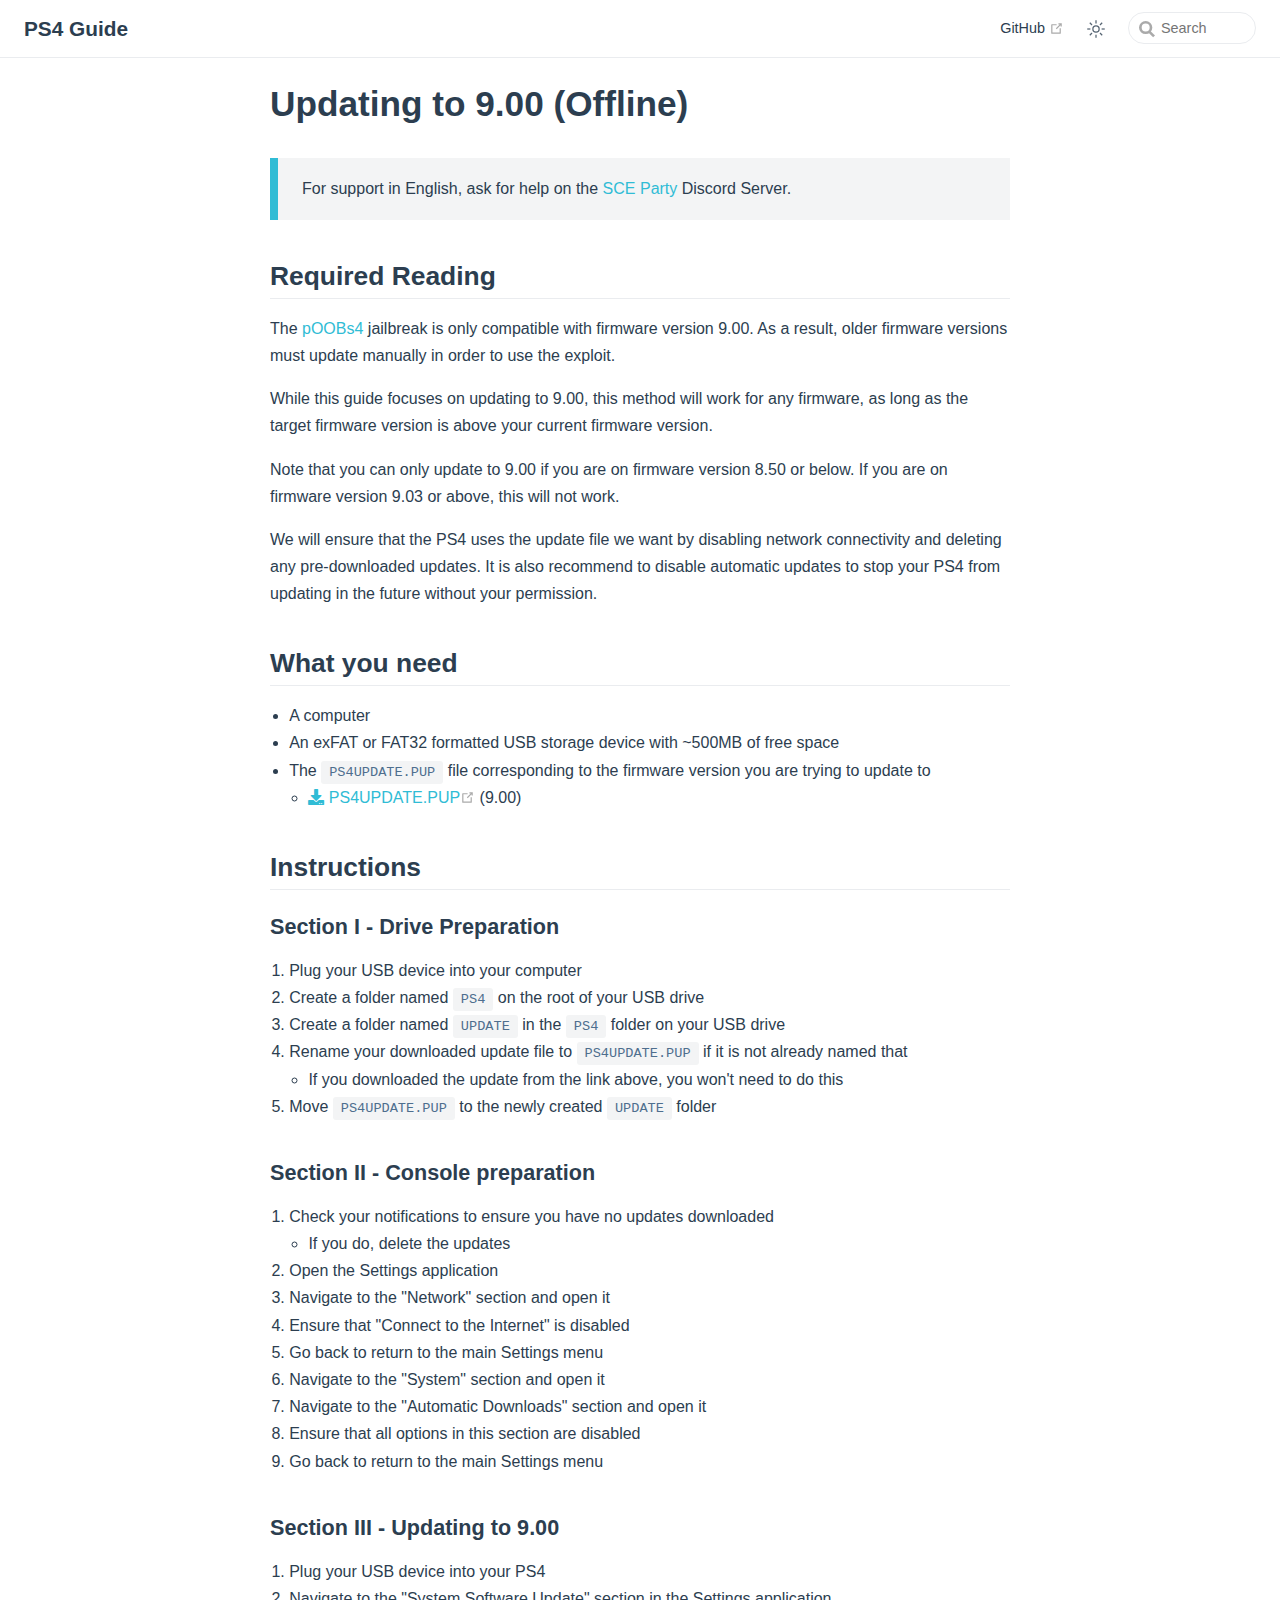
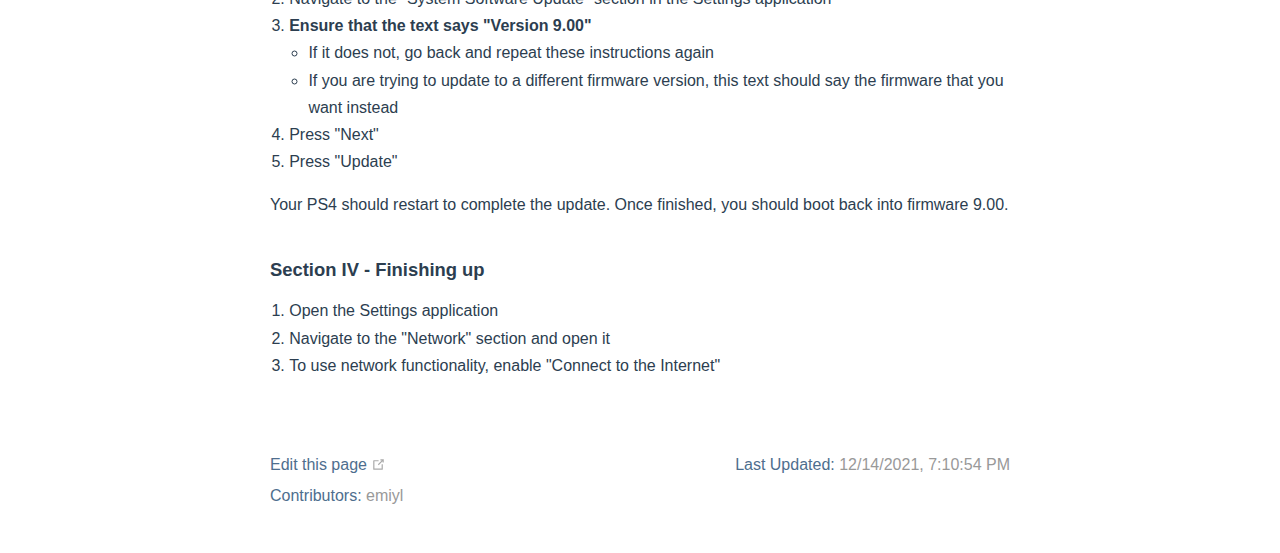
<file: updating-to-9.00.html>
<!DOCTYPE html>
<html lang="en-US">
<head>
	<meta charset="utf-8">
	<meta name="viewport" content="width=device-width,initial-scale=1">
	<style>
		:root {
			--c-bg: #fff;
		}

		html.dark {
			--c-bg: #22272e;
		}

		html, body {
			background-color: var(--c-bg);
		}
	</style>
	<script>
		(function() {
			const userMode = localStorage.getItem('vuepress-color-scheme');
			const systemDarkMode = window.matchMedia && window.matchMedia('(prefers-color-scheme: dark)').matches;

			if (userMode === 'dark' || (userMode !== 'light' && systemDarkMode)) {
				document.documentElement.classList.toggle('dark', true);
			}
		})();
	</script>
<link rel="stylesheet" href="https://use.fontawesome.com/releases/v5.6.1/css/all.css"><title>Updating to 9.00 (Offline) | PS4 Guide</title><meta name="description" content="A very much incomplete PS4 modding guide, from stock to jailbroken.">
<link rel="preload" href="/assets/js/runtime~app.c2e1f775.js" as="script"><link rel="preload" href="/assets/css/styles.f68661c6.css" as="style"><link rel="preload" href="/assets/js/827.7cca004d.js" as="script"><link rel="preload" href="/assets/js/app.2e164aca.js" as="script">
<link rel="stylesheet" href="/assets/css/styles.f68661c6.css">
</head>
<body>
	<div id="app"><!--[--><div class="theme-container no-sidebar"><!--[--><header ref_key="navbar" class="navbar"><div class="toggle-sidebar-button" title="Toggle sidebar" aria-expanded="false" role="button" tabindex="0"><div class="icon" aria-hidden="true"><span></span><span></span><span></span></div></div><span><a href="/" class=""><!----><span class="site-name">PS4 Guide</span></a></span><div class="navbar-links-wrapper" style=""><!--[--><!--]--><nav class="navbar-links can-hide"><!--[--><div class="navbar-links-item"><a class="nav-link external" href="https://github.com/cfw-guide/ps4.cfw.guide" rel="noopener noreferrer" target="_blank" aria-label="GitHub"><!--[--><!--]--> GitHub <span><svg class="icon outbound" xmlns="http://www.w3.org/2000/svg" aria-hidden="true" focusable="false" x="0px" y="0px" viewbox="0 0 100 100" width="15" height="15"><path fill="currentColor" d="M18.8,85.1h56l0,0c2.2,0,4-1.8,4-4v-32h-8v28h-48v-48h28v-8h-32l0,0c-2.2,0-4,1.8-4,4v56C14.8,83.3,16.6,85.1,18.8,85.1z"></path><polygon fill="currentColor" points="45.7,48.7 51.3,54.3 77.2,28.5 77.2,37.2 85.2,37.2 85.2,14.9 62.8,14.9 62.8,22.9 71.5,22.9"></polygon></svg><!--[--><span class="sr-only">Open in new window</span><!--]--></span><!--[--><!--]--></a></div><!--]--></nav><!--[--><!--]--><button class="toggle-dark-button" title="Toggle dark mode"><svg style="" class="icon" focusable="false" viewBox="0 0 32 32"><path d="M16 12.005a4 4 0 1 1-4 4a4.005 4.005 0 0 1 4-4m0-2a6 6 0 1 0 6 6a6 6 0 0 0-6-6z" fill="currentColor"></path><path d="M5.394 6.813l1.414-1.415l3.506 3.506L8.9 10.318z" fill="currentColor"></path><path d="M2 15.005h5v2H2z" fill="currentColor"></path><path d="M5.394 25.197L8.9 21.691l1.414 1.415l-3.506 3.505z" fill="currentColor"></path><path d="M15 25.005h2v5h-2z" fill="currentColor"></path><path d="M21.687 23.106l1.414-1.415l3.506 3.506l-1.414 1.414z" fill="currentColor"></path><path d="M25 15.005h5v2h-5z" fill="currentColor"></path><path d="M21.687 8.904l3.506-3.506l1.414 1.415l-3.506 3.505z" fill="currentColor"></path><path d="M15 2.005h2v5h-2z" fill="currentColor"></path></svg><svg style="display:none;" class="icon" focusable="false" viewBox="0 0 32 32"><path d="M13.502 5.414a15.075 15.075 0 0 0 11.594 18.194a11.113 11.113 0 0 1-7.975 3.39c-.138 0-.278.005-.418 0a11.094 11.094 0 0 1-3.2-21.584M14.98 3a1.002 1.002 0 0 0-.175.016a13.096 13.096 0 0 0 1.825 25.981c.164.006.328 0 .49 0a13.072 13.072 0 0 0 10.703-5.555a1.01 1.01 0 0 0-.783-1.565A13.08 13.08 0 0 1 15.89 4.38A1.015 1.015 0 0 0 14.98 3z" fill="currentColor"></path></svg></button><form class="search-box" role="search"><input type="search" placeholder="Search" autocomplete="off" spellcheck="false" value><!----></form></div></header><!--]--><div class="sidebar-mask"></div><!--[--><aside class="sidebar"><nav class="navbar-links"><!--[--><div class="navbar-links-item"><a class="nav-link external" href="https://github.com/cfw-guide/ps4.cfw.guide" rel="noopener noreferrer" target="_blank" aria-label="GitHub"><!--[--><!--]--> GitHub <span><svg class="icon outbound" xmlns="http://www.w3.org/2000/svg" aria-hidden="true" focusable="false" x="0px" y="0px" viewbox="0 0 100 100" width="15" height="15"><path fill="currentColor" d="M18.8,85.1h56l0,0c2.2,0,4-1.8,4-4v-32h-8v28h-48v-48h28v-8h-32l0,0c-2.2,0-4,1.8-4,4v56C14.8,83.3,16.6,85.1,18.8,85.1z"></path><polygon fill="currentColor" points="45.7,48.7 51.3,54.3 77.2,28.5 77.2,37.2 85.2,37.2 85.2,14.9 62.8,14.9 62.8,22.9 71.5,22.9"></polygon></svg><!--[--><span class="sr-only">Open in new window</span><!--]--></span><!--[--><!--]--></a></div><!--]--></nav><!--[--><!--]--><ul class="sidebar-links"><!--[--><!--]--></ul><!--[--><!--]--></aside><!--]--><!--[--><main class="page"><!--[--><!--]--><div class="theme-default-content"><h1>Updating to 9.00 (Offline)</h1><div class="custom-container tip"><p>For support in English, ask for help on the <a href="https://discord.com/invite/2ApmZKs" target="_blank">SCE Party</a> Discord Server.</p></div><div style="text-align:center;"><div id="waldo-tag-"></div></div><!--[--><h2 id="required-reading" tabindex="-1"><a class="header-anchor" href="#required-reading" aria-hidden="true">#</a> Required Reading</h2><p>The <a href="/installing-poobs4">pOOBs4</a> jailbreak is only compatible with firmware version 9.00. As a result, older firmware versions must update manually in order to use the exploit.</p><p>While this guide focuses on updating to 9.00, this method will work for any firmware, as long as the target firmware version is above your current firmware version.</p><p>Note that you can only update to 9.00 if you are on firmware version 8.50 or below. If you are on firmware version 9.03 or above, this will not work.</p><p>We will ensure that the PS4 uses the update file we want by disabling network connectivity and deleting any pre-downloaded updates. It is also recommend to disable automatic updates to stop your PS4 from updating in the future without your permission.</p><h2 id="what-you-need" tabindex="-1"><a class="header-anchor" href="#what-you-need" aria-hidden="true">#</a> What you need</h2><ul><li>A computer</li><li>An exFAT or FAT32 formatted USB storage device with ~500MB of free space</li><li>The <code>PS4UPDATE.PUP</code> file corresponding to the firmware version you are trying to update to <ul><li><a href="https://archive.org/download/PS4-System-Firmwares/Firmware%209.00/PS4UPDATE.PUP" target="_blank" rel="noopener noreferrer"><i class="fas fa-download"></i> PS4UPDATE.PUP<span><svg class="icon outbound" xmlns="http://www.w3.org/2000/svg" aria-hidden="true" focusable="false" x="0px" y="0px" viewbox="0 0 100 100" width="15" height="15"><path fill="currentColor" d="M18.8,85.1h56l0,0c2.2,0,4-1.8,4-4v-32h-8v28h-48v-48h28v-8h-32l0,0c-2.2,0-4,1.8-4,4v56C14.8,83.3,16.6,85.1,18.8,85.1z"></path><polygon fill="currentColor" points="45.7,48.7 51.3,54.3 77.2,28.5 77.2,37.2 85.2,37.2 85.2,14.9 62.8,14.9 62.8,22.9 71.5,22.9"></polygon></svg><!--[--><span class="sr-only">Open in new window</span><!--]--></span></a> (9.00)</li></ul></li></ul><h2 id="instructions" tabindex="-1"><a class="header-anchor" href="#instructions" aria-hidden="true">#</a> Instructions</h2><h3 id="section-i-drive-preparation" tabindex="-1"><a class="header-anchor" href="#section-i-drive-preparation" aria-hidden="true">#</a> Section I - Drive Preparation</h3><ol><li>Plug your USB device into your computer</li><li>Create a folder named <code>PS4</code> on the root of your USB drive</li><li>Create a folder named <code>UPDATE</code> in the <code>PS4</code> folder on your USB drive</li><li>Rename your downloaded update file to <code>PS4UPDATE.PUP</code> if it is not already named that <ul><li>If you downloaded the update from the link above, you won&#39;t need to do this</li></ul></li><li>Move <code>PS4UPDATE.PUP</code> to the newly created <code>UPDATE</code> folder</li></ol><h3 id="section-ii-console-preparation" tabindex="-1"><a class="header-anchor" href="#section-ii-console-preparation" aria-hidden="true">#</a> Section II - Console preparation</h3><ol><li>Check your notifications to ensure you have no updates downloaded <ul><li>If you do, delete the updates</li></ul></li><li>Open the Settings application</li><li>Navigate to the &quot;Network&quot; section and open it</li><li>Ensure that &quot;Connect to the Internet&quot; is disabled</li><li>Go back to return to the main Settings menu</li><li>Navigate to the &quot;System&quot; section and open it</li><li>Navigate to the &quot;Automatic Downloads&quot; section and open it</li><li>Ensure that all options in this section are disabled</li><li>Go back to return to the main Settings menu</li></ol><h3 id="section-iii-updating-to-9-00" tabindex="-1"><a class="header-anchor" href="#section-iii-updating-to-9-00" aria-hidden="true">#</a> Section III - Updating to 9.00</h3><ol><li>Plug your USB device into your PS4</li><li>Navigate to the &quot;System Software Update&quot; section in the Settings application</li><li><strong>Ensure that the text says &quot;Version 9.00&quot;</strong><ul><li>If it does not, go back and repeat these instructions again</li><li>If you are trying to update to a different firmware version, this text should say the firmware that you want instead</li></ul></li><li>Press &quot;Next&quot;</li><li>Press &quot;Update&quot;</li></ol><p>Your PS4 should restart to complete the update. Once finished, you should boot back into firmware 9.00.</p><h4 id="section-iv-finishing-up" tabindex="-1"><a class="header-anchor" href="#section-iv-finishing-up" aria-hidden="true">#</a> Section IV - Finishing up</h4><ol><li>Open the Settings application</li><li>Navigate to the &quot;Network&quot; section and open it</li><li>To use network functionality, enable &quot;Connect to the Internet&quot;</li></ol><!--]--><div style="text-align:center;"><div id="waldo-tag-"></div></div></div><footer class="page-meta"><div class="meta-item edit-link"><a class="nav-link external meta-item-label" href="https://github.com/cfw-guide/ps4.cfw.guide/edit/main/docs/updating-to-9.00.md" rel="noopener noreferrer" target="_blank" aria-label="Edit this page"><!--[--><!--]--> Edit this page <span><svg class="icon outbound" xmlns="http://www.w3.org/2000/svg" aria-hidden="true" focusable="false" x="0px" y="0px" viewbox="0 0 100 100" width="15" height="15"><path fill="currentColor" d="M18.8,85.1h56l0,0c2.2,0,4-1.8,4-4v-32h-8v28h-48v-48h28v-8h-32l0,0c-2.2,0-4,1.8-4,4v56C14.8,83.3,16.6,85.1,18.8,85.1z"></path><polygon fill="currentColor" points="45.7,48.7 51.3,54.3 77.2,28.5 77.2,37.2 85.2,37.2 85.2,14.9 62.8,14.9 62.8,22.9 71.5,22.9"></polygon></svg><!--[--><span class="sr-only">Open in new window</span><!--]--></span><!--[--><!--]--></a></div><div class="meta-item last-updated"><span class="meta-item-label">Last Updated: </span><span class="meta-item-info">12/14/2021, 7:10:54 PM</span></div><div class="meta-item contributors"><span class="meta-item-label">Contributors: </span><span class="meta-item-info"><!--[--><!--[--><span class="contributor" title="email: me@emiyl.com">emiyl</span><!----><!----><!--]--><!--]--></span></div></footer><!----><!--[--><!--]--></main><!--]--></div><!----><!--]--></div>
	<script src="/assets/js/runtime~app.c2e1f775.js" defer></script><script src="/assets/js/827.7cca004d.js" defer></script><script src="/assets/js/app.2e164aca.js" defer></script>
</body>
</html>
</file>
<file: assets/css/styles.f68661c6.css>
.icon.outbound{position:relative;display:inline-block;color:#aaa;vertical-align:middle;top:-1px}
:root{--c-accent-color:#30bcd5;--c-brand:var(--c-accent-color);--c-brand-light:#3992a3;--c-bg:#ffffff;--c-bg-light:#f3f4f5;--c-bg-lighter:#eeeeee;--c-bg-navbar:var(--c-bg);--c-bg-sidebar:var(--c-bg);--c-bg-arrow:#cccccc;--c-text:#2c3e50;--c-text-accent:var(--c-accent-color);--c-text-light:#3a5169;--c-text-lighter:#4e6e8e;--c-text-lightest:#6a8bad;--c-text-quote:#999999;--c-border:#eaecef;--c-border-dark:#dfe2e5;--c-tip:var(--c-accent-color);--c-tip-bg:var(--c-bg-light);--c-tip-title:var(--c-text);--c-tip-text:var(--c-text);--c-tip-text-accent:var(--c-text-accent);--c-warning:#e7c000;--c-warning-bg:#fffae3;--c-warning-title:#ad9000;--c-warning-text:var(--c-text);--c-warning-text-accent:#b89a06;--c-danger:#cc0000;--c-danger-bg:#ffe0e0;--c-danger-title:#990000;--c-danger-text:var(--c-text);--c-danger-text-accent:#cc4949;--c-details-bg:#eeeeee;--c-badge-tip:var(--c-tip);--c-badge-warning:var(--c-warning);--c-badge-danger:var(--c-danger);--t-color:0.3s ease;--t-transform:0.3s ease;--code-bg-color:#282c34;--code-hl-bg-color:rgba(0, 0, 0, 0.66);--code-ln-color:#9e9e9e;--code-ln-wrapper-width:3.5rem;--font-family:-apple-system, BlinkMacSystemFont, "Segoe UI", Roboto, Oxygen, Ubuntu, Cantarell, "Fira Sans", "Droid Sans", "Helvetica Neue", sans-serif;--font-family-code:Consolas, Monaco, "Andale Mono", "Ubuntu Mono", monospace;--navbar-height:3.6rem;--navbar-padding-v:0.7rem;--navbar-padding-h:1.5rem;--sidebar-width:20rem;--sidebar-width-mobile:calc(var(--sidebar-width) * 0.82);--content-width:740px;--homepage-width:960px}.back-to-top{--back-to-top-color:var(--c-brand);--back-to-top-color-hover:var(--c-brand-light)}.DocSearch{--docsearch-primary-color:var(--c-brand);--docsearch-text-color:var(--c-text);--docsearch-highlight-color:var(--c-brand);--docsearch-muted-color:var(--c-text-quote);--docsearch-container-background:rgba(9, 10, 17, 0.8);--docsearch-modal-background:var(--c-bg-light);--docsearch-searchbox-background:var(--c-bg-lighter);--docsearch-searchbox-focus-background:var(--c-bg);--docsearch-searchbox-shadow:inset 0 0 0 2px var(--c-brand);--docsearch-hit-color:var(--c-text-light);--docsearch-hit-active-color:var(--c-bg);--docsearch-hit-background:var(--c-bg);--docsearch-hit-shadow:0 1px 3px 0 var(--c-border-dark);--docsearch-footer-background:var(--c-bg)}.medium-zoom-overlay{--medium-zoom-bg-color:var(--c-bg)}#nprogress{--nprogress-color:var(--c-brand)}.pwa-popup{--pwa-popup-text-color:var(--c-text);--pwa-popup-bg-color:var(--c-bg);--pwa-popup-border-color:var(--c-brand);--pwa-popup-shadow:0 4px 16px var(--c-brand);--pwa-popup-btn-text-color:var(--c-bg);--pwa-popup-btn-bg-color:var(--c-brand);--pwa-popup-btn-hover-bg-color:var(--c-brand-light)}.search-box{--search-bg-color:var(--c-bg);--search-accent-color:var(--c-brand);--search-text-color:var(--c-text);--search-border-color:var(--c-border);--search-item-text-color:var(--c-text-lighter);--search-item-focus-bg-color:var(--c-bg-light)}html.dark{--c-brand:var(--c-accent-color);--c-brand-light:#3992a3;--c-bg:#22272e;--c-bg-light:#2b313a;--c-bg-lighter:#262c34;--c-text:#adbac7;--c-text-light:#96a7b7;--c-text-lighter:#8b9eb0;--c-text-lightest:#8094a8;--c-border:#3e4c5a;--c-border-dark:#34404c;--c-tip:#3992a3;--c-warning:#ceab00;--c-warning-bg:var(--c-tip-bg);--c-warning-title:#ceac03;--c-warning-text:var(--c-text);--c-warning-text-accent:#dbca79;--c-danger:#97424a;--c-danger-bg:var(--c-tip-bg);--c-danger-title:#610000;--c-danger-text:var(--c-text);--c-danger-text-accent:#e96e6e;--c-details-bg:#323843;--code-hl-bg-color:#363b46;color-scheme:dark}html.dark .DocSearch{--docsearch-logo-color:var(--c-text);--docsearch-modal-shadow:inset 1px 1px 0 0 #2c2e40, 0 3px 8px 0 #000309;--docsearch-key-shadow:inset 0 -2px 0 0 #282d55, inset 0 0 1px 1px #51577d, 0 2px 2px 0 rgba(3, 4, 9, 0.3);--docsearch-key-gradient:linear-gradient(-225deg, #444950, #1c1e21);--docsearch-footer-shadow:inset 0 1px 0 0 rgba(73, 76, 106, 0.5), 0 -4px 8px 0 rgba(0, 0, 0, 0.2)}img{display:block;margin-left:auto;margin-right:auto}.align-right{float:right;margin-left:1em}@media (max-width:719px){.align-right{float:none;margin-left:auto}}body,html{padding:0;margin:0;background-color:var(--c-bg);transition:background-color var(--t-color);scroll-behavior:smooth}body{font-family:var(--font-family);-webkit-font-smoothing:antialiased;-moz-osx-font-smoothing:grayscale;font-size:16px;color:var(--c-text)}a,p a code{color:var(--c-text-accent)}a{font-weight:500;overflow-wrap:break-word}p a code{font-weight:400}code,kbd{font-family:var(--font-family-code)}kbd{background:var(--c-bg-lighter);border:solid .15rem var(--c-border-dark);border-bottom:solid .25rem var(--c-border-dark);border-radius:.15rem;padding:0 .15em}code{color:var(--c-text-lighter);padding:.25rem .5rem;font-size:.85em;background-color:var(--c-bg-light);border-radius:3px;overflow-wrap:break-word;transition:background-color var(--t-color),color var(--t-color)}blockquote{color:var(--c-text-quote);border-left:.2rem solid var(--c-border-dark);margin:1rem 0;padding:.25rem 0 .25rem 1rem}blockquote>p,code{margin:0}ol,ul{padding-left:1.2em}strong{font-weight:600}h1,h2,h3,h4,h5,h6{margin-top:1.3em;font-weight:600;line-height:1.25}.showOnHover:hover .hoverElement,h1:hover .header-anchor,h2:hover .header-anchor,h3:hover .header-anchor,h4:hover .header-anchor,h5:hover .header-anchor,h6:hover .header-anchor{opacity:1}.showOnHover .hoverElement{opacity:0}h1{font-size:2.2rem}h2{font-size:1.65rem;padding-bottom:.3rem;border-bottom:1px solid var(--c-border);transition:border-color var(--t-color)}h3{font-size:1.35rem}h4{font-size:1.15rem}h5{font-size:1.05rem}blockquote,h6{font-size:1rem}a.header-anchor{font-size:.85em;float:left;margin-left:-.87em;padding-right:.23em;margin-top:.125em;opacity:0}a,a.header-anchor:hover{text-decoration:none}a.header-anchor:focus-visible{opacity:1}ol,p,ul{line-height:1.7}hr{border:0;border-top:1px solid var(--c-border)}table{border-collapse:collapse;margin:1rem 0;overflow-x:auto;width:100%;text-align:center}tr{border-top:1px solid var(--c-border-dark)}tr:nth-child(2n){background-color:var(--c-bg-light)}td,th{border:1px solid var(--c-border-dark);padding:.6em 1em}.arrow,.badge{display:inline-block}.arrow{width:0;height:0}.arrow.down,.arrow.up{border-left:4px solid transparent;border-right:4px solid transparent}.arrow.up{border-bottom:6px solid var(--c-bg-arrow)}.arrow.down{border-top:6px solid var(--c-bg-arrow)}.arrow.left,.arrow.right{border-top:4px solid transparent;border-bottom:4px solid transparent}.arrow.right{border-left:6px solid var(--c-bg-arrow)}.arrow.left{border-right:6px solid var(--c-bg-arrow)}.badge{font-size:14px;height:18px;line-height:18px;border-radius:3px;padding:0 6px;color:var(--c-bg);vertical-align:top;transition:color var(--t-color),background-color var(--t-color)}.badge.tip{background-color:var(--c-badge-tip)}.badge.warning{background-color:var(--c-badge-warning)}.badge.danger{background-color:var(--c-badge-danger)}.badge+.badge{margin-left:5px}code[class*=language-],pre[class*=language-]{color:#ccc;background:0 0;font-family:var(--font-family-code);font-size:1em;text-align:left;white-space:pre;word-spacing:normal;word-break:normal;word-wrap:normal;line-height:1.5;-moz-tab-size:4;-o-tab-size:4;tab-size:4;-webkit-hyphens:none;-ms-hyphens:none;hyphens:none}pre[class*=language-]{padding:1em;margin:.5em 0;overflow:auto}:not(pre)>code[class*=language-],pre[class*=language-]{background:#2d2d2d}:not(pre)>code[class*=language-]{padding:.1em;border-radius:.3em;white-space:normal}.token.block-comment,.token.cdata,.token.comment,.token.doctype,.token.prolog{color:#999}.token.punctuation{color:#ccc}.token.attr-name,.token.deleted,.token.namespace,.token.tag{color:#ec5975}.token.function-name{color:#6196cc}.token.boolean,.token.function,.token.number{color:#f08d49}.token.class-name,.token.constant,.token.property,.token.symbol{color:#f8c555}.token.atrule,.token.builtin,.token.important,.token.keyword,.token.selector{color:#cc99cd}.token.attr-value,.token.char,.token.regex,.token.string,.token.variable{color:#7ec699}.token.entity,.token.operator,.token.url{color:#67cdcc}.token.bold,.token.important{font-weight:700}.token.italic{font-style:italic}.token.entity{cursor:help}.token.inserted{color:#3eaf7c}.theme-default-content pre,.theme-default-content pre[class*=language-]{line-height:1.4;padding:1.25rem 1.5rem;margin:.85rem 0;border-radius:6px;overflow:auto}.theme-default-content pre code,.theme-default-content pre[class*=language-] code{color:#fff;padding:0;background-color:transparent;border-radius:0;-webkit-font-smoothing:auto;-moz-osx-font-smoothing:auto}.theme-default-content .line-number{font-family:var(--font-family-code)}div[class*=language-]{position:relative;background-color:var(--code-bg-color);border-radius:6px}div[class*=language-]::before{position:absolute;z-index:3;top:.8em;right:1em;font-size:.75rem;color:var(--code-ln-color)}div[class*=language-] pre,div[class*=language-] pre[class*=language-]{background:0 0!important;position:relative;z-index:1}div[class*=language-] .highlight-lines{-webkit-user-select:none;-moz-user-select:none;-ms-user-select:none;user-select:none;padding-top:1.3rem;position:absolute;top:0;left:0;width:100%;line-height:1.4}div[class*=language-] .highlight-lines .highlight-line{background-color:var(--code-hl-bg-color)}div[class*=language-]:not(.line-numbers-mode) .line-numbers{display:none}div[class*=language-].line-numbers-mode .highlight-lines .highlight-line{position:relative}div[class*=language-].line-numbers-mode .highlight-lines .highlight-line::before{content:" ";position:absolute;z-index:2;left:0;top:0;display:block;width:var(--code-ln-wrapper-width);height:100%}div[class*=language-].line-numbers-mode pre{margin-left:var(--code-ln-wrapper-width);padding-left:1rem;vertical-align:middle}div[class*=language-].line-numbers-mode .line-numbers{position:absolute;top:0;width:var(--code-ln-wrapper-width);text-align:center;color:var(--code-ln-color);padding-top:1.25rem;line-height:1.4}div[class*=language-].line-numbers-mode .line-numbers .line-number,div[class*=language-].line-numbers-mode .line-numbers br{-webkit-user-select:none;-moz-user-select:none;-ms-user-select:none;user-select:none}div[class*=language-].line-numbers-mode .line-numbers .line-number{position:relative;z-index:3;font-size:.85em}div[class*=language-].line-numbers-mode::after{content:"";position:absolute;top:0;left:0;width:var(--code-ln-wrapper-width);height:100%;border-radius:6px 0 0 6px;border-right:1px solid var(--code-hl-bg-color)}div[class*=language-].ext-c:before{content:"c"}div[class*=language-].ext-cpp:before{content:"cpp"}div[class*=language-].ext-cs:before{content:"cs"}div[class*=language-].ext-css:before{content:"css"}div[class*=language-].ext-dart:before{content:"dart"}div[class*=language-].ext-docker:before{content:"docker"}div[class*=language-].ext-fs:before{content:"fs"}div[class*=language-].ext-go:before{content:"go"}div[class*=language-].ext-html:before{content:"html"}div[class*=language-].ext-java:before{content:"java"}div[class*=language-].ext-js:before{content:"js"}div[class*=language-].ext-json:before{content:"json"}div[class*=language-].ext-kt:before{content:"kt"}div[class*=language-].ext-less:before{content:"less"}div[class*=language-].ext-makefile:before{content:"makefile"}div[class*=language-].ext-md:before{content:"md"}div[class*=language-].ext-php:before{content:"php"}div[class*=language-].ext-py:before{content:"py"}div[class*=language-].ext-rb:before{content:"rb"}div[class*=language-].ext-rs:before{content:"rs"}div[class*=language-].ext-sass:before{content:"sass"}div[class*=language-].ext-scss:before{content:"scss"}div[class*=language-].ext-sh:before{content:"sh"}div[class*=language-].ext-styl:before{content:"styl"}div[class*=language-].ext-ts:before{content:"ts"}div[class*=language-].ext-toml:before{content:"toml"}div[class*=language-].ext-vue:before{content:"vue"}div[class*=language-].ext-yml:before{content:"yml"}@media (max-width:419px){.theme-default-content div[class*=language-]{margin:.85rem -1.5rem;border-radius:0}}.code-group__nav{margin-top:.85rem;margin-bottom:calc(-1.7rem - 6px);padding-bottom:calc(1.7rem - 6px);padding-left:10px;padding-top:10px;border-top-left-radius:6px;border-top-right-radius:6px;background-color:var(--code-bg-color)}.code-group__ul{margin:auto 0;padding-left:0;display:inline-flex;list-style:none}.code-group__nav-tab{border:0;padding:5px;cursor:pointer;background-color:transparent;font-size:.85em;line-height:1.4;color:rgba(255,255,255,.9);font-weight:600}.code-group__nav-tab:focus{outline:0}.code-group__nav-tab:focus-visible{outline:1px solid rgba(255,255,255,.9)}.code-group__nav-tab-active{border-bottom:var(--c-brand) 1px solid}@media (max-width:419px){.code-group__nav{margin-left:-1.5rem;margin-right:-1.5rem;border-radius:0}}.code-group-item,.dropdown-wrapper .nav-dropdown .dropdown-item .dropdown-subtitle>a.router-link-active::after{display:none}.code-group-item__active{display:block}.code-group-item>pre{background-color:orange}.credits{margin-top:2em;display:table;width:50%;table-layout:fixed;border-spacing:.2em;margin-left:auto;margin-right:auto}.credits i{font-size:20px;padding-top:1em;margin-left:5px;margin-right:5px}.user{display:table-cell;margin:auto;text-align:center;vertical-align:middle}.user a,.user a:hover{text-decoration:none!important}.user img{border-radius:50%;width:80%}.user h3{margin:.3em!important}.user p{opacity:.65;margin-bottom:0!important}.custom-container{transition:color var(--t-color),border-color var(--t-color),background-color var(--t-color)}.custom-container .custom-container-title{font-weight:600;margin-bottom:-.4rem;display:none}.custom-container.danger,.custom-container.tip,.custom-container.warning{padding:.1rem 1.5rem;border-left-width:.5rem;border-left-style:solid;margin:1rem 0}.custom-container.tip{border-color:var(--c-tip);background-color:var(--c-tip-bg);color:var(--c-tip-text)}.custom-container.tip .custom-container-title{color:var(--c-tip-title)}.custom-container.tip a{color:var(--c-tip-text-accent)}.custom-container.warning{border-color:var(--c-warning);background-color:var(--c-warning-bg);color:var(--c-warning-text)}.custom-container.warning .custom-container-title{color:var(--c-warning-title)}.custom-container.warning a{color:var(--c-warning-text-accent)}.custom-container.danger{border-color:var(--c-danger);background-color:var(--c-danger-bg);color:var(--c-danger-text)}.custom-container.danger .custom-container-title{color:var(--c-danger-title)}.custom-container.danger a{color:var(--c-danger-text-accent)}.custom-container.details{display:block;position:relative;border-radius:2px;margin:1.6em 0;padding:1.6em;background-color:var(--c-details-bg)}.custom-container.details h4{margin-top:0}.custom-container.details figure:last-child,.custom-container.details p:last-child{margin-bottom:0;padding-bottom:0}.custom-container.details summary{outline:0;cursor:pointer}.dropdown-wrapper{cursor:pointer}.dropdown-wrapper .dropdown-title,.dropdown-wrapper .mobile-dropdown-title{display:block;font-size:.9rem;font-family:inherit;cursor:inherit;padding:inherit;line-height:1.4rem;background:0 0;border:0;font-weight:500;color:var(--c-text)}.dropdown-wrapper .mobile-dropdown-title{display:none;font-weight:600;font-size:inherit}.dropdown-wrapper .dropdown-title:hover,.dropdown-wrapper .mobile-dropdown-title:hover{border-color:transparent}.dropdown-wrapper .dropdown-title .arrow,.dropdown-wrapper .mobile-dropdown-title .arrow{vertical-align:middle;margin-top:-1px;margin-left:.4rem}.dropdown-wrapper .mobile-dropdown-title:hover{color:var(--c-text-accent)}.dropdown-wrapper .nav-dropdown .dropdown-item{color:inherit;line-height:1.7rem}.dropdown-wrapper .nav-dropdown .dropdown-item .dropdown-subtitle{margin:.45rem 0 0;border-top:1px solid var(--c-border);padding:1rem 0 .45rem;font-size:.9rem}.dropdown-wrapper .nav-dropdown .dropdown-item .dropdown-subtitle>span{padding:0 1.5rem 0 1.25rem}.dropdown-wrapper .nav-dropdown .dropdown-item .dropdown-subtitle>a{font-weight:inherit}.dropdown-wrapper .nav-dropdown .dropdown-item .dropdown-subitem-wrapper{padding:0;list-style:none}.dropdown-wrapper .nav-dropdown .dropdown-item .dropdown-subitem-wrapper .dropdown-subitem{font-size:.9em}.dropdown-wrapper .nav-dropdown .dropdown-item a{display:block;line-height:1.7rem;position:relative;border-bottom:none;font-weight:400;margin-bottom:0;padding:0 1.5rem 0 1.25rem}.dropdown-wrapper .nav-dropdown .dropdown-item a.router-link-active,.dropdown-wrapper .nav-dropdown .dropdown-item a:hover,.navbar-links a.router-link-active,.navbar-links a:hover{color:var(--c-text-accent)}.dropdown-wrapper .nav-dropdown .dropdown-item a.router-link-active::after{content:"";width:0;height:0;border-left:5px solid var(--c-text-accent);border-top:3px solid transparent;border-bottom:3px solid transparent;position:absolute;top:calc(50% - 2px);left:9px}.dropdown-wrapper .nav-dropdown .dropdown-item:first-child .dropdown-subtitle{margin-top:0;padding-top:0;border-top:0}@media (max-width:719px){.dropdown-wrapper.open .dropdown-title,.dropdown-wrapper.open .mobile-dropdown-title{margin-bottom:.5rem}.dropdown-wrapper .dropdown-title{display:none}.dropdown-wrapper .mobile-dropdown-title{display:block}.dropdown-wrapper .nav-dropdown{transition:height .1s ease-out;overflow:hidden}.dropdown-wrapper .nav-dropdown .dropdown-item .dropdown-subtitle{border-top:0;margin-top:0;padding-top:0;padding-bottom:0;font-size:15px;line-height:2rem}.dropdown-wrapper .nav-dropdown .dropdown-item>a{font-size:15px;line-height:2rem}.dropdown-wrapper .nav-dropdown .dropdown-item .dropdown-subitem{font-size:14px;padding-left:1rem}}@media (min-width:720px){.dropdown-wrapper{height:1.8rem}.dropdown-wrapper.open .nav-dropdown,.dropdown-wrapper:hover .nav-dropdown{display:block!important}.dropdown-wrapper.open:blur{display:none}.dropdown-wrapper .nav-dropdown{display:none;height:auto!important;box-sizing:border-box;max-height:calc(100vh - 2.7rem);overflow-y:auto;position:absolute;top:100%;right:0;background-color:var(--c-bg-navbar);padding:.6rem 0;border:1px solid var(--c-border);border-bottom-color:var(--c-border-dark);text-align:left;border-radius:.25rem;white-space:nowrap;margin:0}}.dropdown-enter-from,.dropdown-leave-to{height:0!important}.splash{padding:var(--navbar-height) 0 0;display:block}.wrapper{max-width:var(--homepage-width);margin:0 auto;padding:6em 0}.heroImage{padding-left:1em;padding-right:1em;background-size:cover;background-repeat:none;background-position:center;color:#fff;text-shadow:1px 1px 4px rgba(0,0,0,.5)}.heroImage h1{font-size:3.3em;font-weight:700;margin-top:0;margin-bottom:.4em}.heroImage .description{font-size:1.5em;margin-top:0;margin-bottom:2em}.heroImage .heroBtn{color:#fff;font-size:1.5em;border:1px solid #fff;border-radius:4px;padding:.5em 1em;transition:all .2s ease-in-out;transition-property:all;transition-duration:.2s;transition-timing-function:ease-in-out;transition-delay:0s}.heroImage .heroBtn:hover{background-color:rgba(0,0,0,.1)}.home{padding:1rem 2rem 0;max-width:var(--homepage-width);margin:0 auto;display:block}.home .hero{text-align:center}.home .hero img{max-width:100%;max-height:280px;display:block;margin:3rem auto 1.5rem}.home .hero h1{font-size:3rem}.home .hero .actions,.home .hero .description,.home .hero h1{margin:1.8rem auto}.home .hero .description{max-width:35rem;font-size:1.6rem;line-height:1.3;color:var(--c-text-lightest)}.home .hero .action-button{display:inline-block;font-size:1.2rem;padding:.8rem 1.6rem;border-width:2px;border-style:solid;border-radius:4px;transition:background-color var(--t-color);box-sizing:border-box}.home .hero .action-button:not(:first-child){margin-left:1.5rem}.home .hero .action-button.primary{color:var(--c-bg);background-color:var(--c-brand);border-color:var(--c-brand)}.home .hero .action-button.primary:hover{background-color:var(--c-brand-light)}.home .hero .action-button.secondary{color:var(--c-brand);background-color:var(--c-bg);border-color:var(--c-brand)}.home .hero .action-button.secondary:hover{color:var(--c-bg);background-color:var(--c-brand-light)}.home .features{border-top:1px solid var(--c-border);transition:border-color var(--t-color);padding:1.2rem 0;margin-top:2.5rem;display:flex;flex-wrap:wrap;align-items:flex-start;align-content:stretch;justify-content:space-between}.home .feature{flex-grow:1;flex-basis:30%;max-width:30%}.home .feature h2{font-size:1.4rem;font-weight:500;border-bottom:none;padding-bottom:0;color:var(--c-text-light)}.home .feature p,.home .footer{color:var(--c-text-lighter)}.home .footer{padding:2.5rem;border-top:1px solid var(--c-border);text-align:center;transition:border-color var(--t-color)}@media (max-width:719px){.home .features{flex-direction:column}.home .feature{max-width:100%;padding:0 2.5rem}.wrapper{padding:3em 0}.heroImage h1{font-size:2.3em;font-weight:700;margin-top:0;margin-bottom:.4em}.heroImage .description{font-size:1.2em;margin-top:0;margin-bottom:2em}.heroImage .heroBtn{font-size:1.3em;padding:.5em 1em}}@media (max-width:419px){.home{padding-left:1.5rem;padding-right:1.5rem}.home .hero img{max-height:210px;margin:2rem auto 1.2rem}.home .hero h1{font-size:2rem}.home .hero .actions,.home .hero .description,.home .hero h1{margin:1.2rem auto}.home .hero .description{font-size:1.2rem}.home .hero .action-button{font-size:1rem;padding:.6rem 1.2rem}.home .feature h2{font-size:1.25rem}}.theme-default-content:not(.custom){max-width:var(--content-width);margin:0 auto;padding:2rem 2.5rem}@media (max-width:959px){.theme-default-content:not(.custom){padding:2rem}}@media (max-width:419px){.theme-default-content:not(.custom){padding:1.5rem}}.page{padding-top:var(--navbar-height);padding-left:var(--sidebar-width)}.navbar,.sidebar{position:fixed;left:0;box-sizing:border-box}.navbar{z-index:20;top:0;right:0;height:var(--navbar-height);border-bottom:1px solid var(--c-border);background-color:var(--c-bg-navbar);transition:background-color var(--t-color),border-color var(--t-color)}.sidebar{font-size:16px;width:var(--sidebar-width);z-index:10;margin:0;top:var(--navbar-height);bottom:0;border-right:1px solid var(--c-border);overflow-y:auto;scrollbar-width:thin;scrollbar-color:var(--c-brand) var(--c-border);background-color:var(--c-bg-sidebar);transition:transform var(--t-transform),background-color var(--t-color),border-color var(--t-color)}.sidebar::-webkit-scrollbar{width:7px}.sidebar::-webkit-scrollbar-track{background-color:var(--c-border)}.sidebar::-webkit-scrollbar-thumb{background-color:var(--c-brand)}.sidebar-mask{position:fixed;z-index:9;top:0;left:0;width:100vw;height:100vh;display:none}.theme-container.sidebar-open .sidebar-mask{display:block}.theme-container.sidebar-open .navbar>.toggle-sidebar-button .icon span:nth-child(1){transform:rotate(45deg) translate3d(5.5px,5.5px,0)}.theme-container.sidebar-open .navbar>.toggle-sidebar-button .icon span:nth-child(2){transform:scale3d(0,1,1)}.theme-container.sidebar-open .navbar>.toggle-sidebar-button .icon span:nth-child(3){transform:rotate(-45deg) translate3d(6px,-6px,0)}.theme-container.sidebar-open .navbar>.toggle-sidebar-button .icon span:nth-child(1),.theme-container.sidebar-open .navbar>.toggle-sidebar-button .icon span:nth-child(3){transform-origin:center}.theme-container.no-navbar .theme-default-content:not(.custom)>h1,.theme-container.no-navbar h2,.theme-container.no-navbar h3,.theme-container.no-navbar h4,.theme-container.no-navbar h5,.theme-container.no-navbar h6{margin-top:1.5rem;padding-top:0}.theme-container.no-navbar .page{padding-top:0}.theme-container.no-navbar .sidebar{top:0}@media (min-width:720px){.theme-container.no-sidebar .sidebar{display:none}.theme-container.no-sidebar .page{padding-left:0}}.theme-default-content:not(.custom)>h1,.theme-default-content:not(.custom)>h2,.theme-default-content:not(.custom)>h3,.theme-default-content:not(.custom)>h4,.theme-default-content:not(.custom)>h5,.theme-default-content:not(.custom)>h6{margin-top:calc(.5rem - var(--navbar-height));padding-top:calc(1rem + var(--navbar-height));margin-bottom:0}.theme-default-content:not(.custom)>h1:first-child,.theme-default-content:not(.custom)>h2:first-child,.theme-default-content:not(.custom)>h3:first-child,.theme-default-content:not(.custom)>h4:first-child,.theme-default-content:not(.custom)>h5:first-child,.theme-default-content:not(.custom)>h6:first-child{margin-bottom:1rem}.theme-default-content:not(.custom)>h1:first-child+.custom-container,.theme-default-content:not(.custom)>h1:first-child+p,.theme-default-content:not(.custom)>h1:first-child+pre,.theme-default-content:not(.custom)>h2:first-child+.custom-container,.theme-default-content:not(.custom)>h2:first-child+p,.theme-default-content:not(.custom)>h2:first-child+pre,.theme-default-content:not(.custom)>h3:first-child+.custom-container,.theme-default-content:not(.custom)>h3:first-child+p,.theme-default-content:not(.custom)>h3:first-child+pre,.theme-default-content:not(.custom)>h4:first-child+.custom-container,.theme-default-content:not(.custom)>h4:first-child+p,.theme-default-content:not(.custom)>h4:first-child+pre,.theme-default-content:not(.custom)>h5:first-child+.custom-container,.theme-default-content:not(.custom)>h5:first-child+p,.theme-default-content:not(.custom)>h5:first-child+pre,.theme-default-content:not(.custom)>h6:first-child+.custom-container,.theme-default-content:not(.custom)>h6:first-child+p,.theme-default-content:not(.custom)>h6:first-child+pre{margin-top:2rem}.theme-default-content:not(.custom){padding-top:0}.theme-default-content:not(.custom) a:hover{text-decoration:underline}.theme-default-content:not(.custom) img{max-width:100%}.theme-default-content.custom{padding:0;margin:0}.theme-default-content.custom img{max-width:100%}@media (max-width:959px){.sidebar{font-size:15px;width:var(--sidebar-width-mobile)}.page{padding-left:var(--sidebar-width-mobile)}}@media (max-width:719px){.sidebar{top:0;padding-top:var(--navbar-height);transform:translateX(-100%)}.page{padding-left:0}.theme-container.sidebar-open .sidebar{transform:translateX(0)}.theme-container.no-navbar .sidebar{padding-top:0}}@media (max-width:419px){h1{font-size:1.9rem}}.navbar{--navbar-line-height:calc( var(--navbar-height) - 2 * var(--navbar-padding-v) );padding:var(--navbar-padding-v) var(--navbar-padding-h);line-height:var(--navbar-line-height)}.navbar .logo{height:var(--navbar-line-height);margin-right:var(--navbar-padding-v);vertical-align:top}.navbar .site-name{font-size:1.3rem;font-weight:600;color:var(--c-text);position:relative}.navbar .navbar-links-wrapper{display:flex;position:absolute;box-sizing:border-box;top:var(--navbar-padding-v);right:var(--navbar-padding-h);height:var(--navbar-line-height);padding-left:var(--navbar-padding-h);white-space:nowrap;font-size:.9rem}.navbar .navbar-links-wrapper .search-box{flex:0 0 auto;vertical-align:top}@media (max-width:719px){.navbar{padding-left:4rem}.navbar .can-hide{display:none}.navbar .site-name{width:calc(100vw - 9.4rem);overflow:hidden;white-space:nowrap;text-overflow:ellipsis}}.navbar-links,.navbar-links a{display:inline-block}.navbar-links a{line-height:1.4rem;color:inherit}.navbar-links .navbar-links-item{position:relative;display:inline-block;margin-left:1.5rem;line-height:var(--navbar-line-height)}.navbar-links .navbar-links-item:first-child{margin-left:0}@media (max-width:719px){.navbar-links .navbar-links-item{margin-left:0}}@media (min-width:719px){.navbar-links a.router-link-active,.navbar-links a:hover{color:var(--c-text)}.navbar-links-item>a:not(.external).router-link-active,.navbar-links-item>a:not(.external):hover{margin-bottom:-2px;border-bottom:2px solid var(--c-text-accent)}}.toggle-sidebar-button{position:absolute;top:.6rem;left:1rem;display:none;padding:.6rem;cursor:pointer}.toggle-sidebar-button .icon{display:flex;flex-direction:column;justify-content:center;align-items:center;width:1.25rem;height:1.25rem;cursor:inherit}.toggle-sidebar-button .icon span{display:inline-block;width:100%;height:2px;border-radius:2px;background-color:var(--c-text);transition:transform var(--t-transform)}.toggle-sidebar-button .icon span:nth-child(2){margin:6px 0}@media screen and (max-width:719px){.toggle-sidebar-button{display:block}}.toggle-dark-button{display:flex;margin:auto;margin-left:1rem;border:0;background:0 0;color:var(--c-text);opacity:.8;cursor:pointer}.toggle-dark-button:hover{opacity:1}.toggle-dark-button .icon{width:1.25rem;height:1.25rem}.page-meta,.page-nav{max-width:var(--content-width);margin:0 auto;padding:2rem 2.5rem}@media (max-width:959px){.page-meta,.page-nav{padding:2rem}}@media (max-width:419px){.page-meta,.page-nav{padding:1.5rem}}.page{padding-bottom:2rem;display:block}.page-meta{padding-top:1rem;padding-bottom:1rem;overflow:auto}.page-meta .meta-item{cursor:default;margin-top:.8rem}.page-meta .meta-item .meta-item-label{font-weight:500;color:var(--c-text-lighter)}.page-meta .meta-item .meta-item-info{font-weight:400;color:var(--c-text-quote)}.page-meta .edit-link{display:inline-block;margin-right:.25rem}.page-meta .last-updated{float:right}@media (max-width:719px){.page-meta .last-updated{font-size:.8em;float:none}.page-meta .contributors{font-size:.8em}}.page-nav{padding-top:1rem;padding-bottom:0}.page-nav .inner{min-height:2rem;margin-top:0;border-top:1px solid var(--c-border);transition:border-color var(--t-color);padding-top:1rem;overflow:auto}.page-nav .next{float:right}.sidebar ul{padding:0;margin:0;list-style-type:none}.sidebar a{display:inline-block}.sidebar .navbar-links{display:none;border-bottom:1px solid var(--c-border);transition:border-color var(--t-color);padding:.5rem 0 .75rem}.sidebar .navbar-links a{font-weight:600}.sidebar .navbar-links .navbar-links-item{display:block;line-height:1.25rem;font-size:1.1em;padding:.5rem 0 .5rem 1.5rem}.sidebar .sidebar-links{padding:1.5rem 0}.sidebar .sidebar-links>li:not(:first-child),.sidebar-links>.sidebar-item:not(.sidebar-heading):not(:first-child){margin-top:.75rem}.sidebar .sidebar-links .sidebar-sub-items{padding-left:1rem;font-size:.95em}@media (max-width:719px){.sidebar .navbar-links{display:block}.sidebar .navbar-links .dropdown-wrapper .nav-dropdown .dropdown-item a.router-link-active::after{top:calc(1rem - 2px)}.sidebar .sidebar-links{padding:1rem 0}}.sidebar-heading{color:var(--c-text);transition:color .15s ease;font-size:1.1em;font-weight:700;padding:.35rem 1.5rem .35rem 1.25rem;width:100%;box-sizing:border-box;margin:0;border-left:.25rem solid transparent}.sidebar-heading .arrow{position:relative;top:-.12em;left:.5em}.sidebar-item:not(.sidebar-heading){font-size:1em;font-weight:400;display:inline-block;color:var(--c-text);border-left:.25rem solid transparent;margin:0;padding:.35rem 1rem .35rem 2rem;line-height:1.4;width:100%;box-sizing:border-box}.sidebar-sub-items .sidebar-item:not(.sidebar-heading){padding:.25rem 1rem .25rem 1.75rem}.sidebar-item{cursor:default}a.sidebar-item{cursor:pointer}a.sidebar-item.active,a.sidebar-item:hover{color:var(--c-text-accent)}a.sidebar-item.active{font-weight:600;border-left-color:var(--c-text-accent)}a.sidebar-item.sidebar-heading.active{font-weight:700;border-left-color:transparent}.sidebar-sub-items a.sidebar-item.active{font-weight:500;border-left-color:transparent}.sr-only{position:absolute;width:1px;height:1px;padding:0;margin:-1px;overflow:hidden;clip:rect(0,0,0,0);white-space:nowrap;border-width:0;-webkit-user-select:none;-moz-user-select:none;-ms-user-select:none;user-select:none}.table-of-contents .badge{vertical-align:middle}.fade-slide-y-enter-active{transition:all .3s ease}.fade-slide-y-leave-active{transition:all .3s cubic-bezier(1,.5,.8,1)}.fade-slide-y-enter-from,.fade-slide-y-leave-to{transform:translateY(10px);opacity:0}
:root{--medium-zoom-z-index:100;--medium-zoom-bg-color:#ffffff;--medium-zoom-opacity:1}
.medium-zoom-overlay{background-color:var(--medium-zoom-bg-color)!important;z-index:var(--medium-zoom-z-index)}.medium-zoom-overlay~img{z-index:calc(var(--medium-zoom-z-index) + 1)}.medium-zoom--opened .medium-zoom-overlay{opacity:var(--medium-zoom-opacity)}
:root{--search-bg-color:#ffffff;--search-accent-color:#3eaf7c;--search-text-color:#2c3e50;--search-border-color:#eaecef;--search-item-text-color:#5d81a5;--search-item-focus-bg-color:#f3f4f5;--search-input-width:8rem;--search-result-width:20rem}
.search-box{display:inline-block;position:relative;margin-left:1rem}.search-box input{cursor:text;width:var(--search-input-width);height:2rem;color:var(--search-text-color);display:inline-block;border:1px solid var(--search-border-color);border-radius:2rem;font-size:.9rem;line-height:2rem;padding:0 .5rem 0 2rem;outline:0;transition:all ease .3s;background:var(--search-bg-color) url(/assets/img/search.b017a09f.svg) .6rem .5rem no-repeat;background-size:1rem}.search-box input:focus{cursor:auto;border-color:var(--search-accent-color)}.search-box .suggestions{background:var(--search-bg-color);width:var(--search-result-width);position:absolute;top:2rem;right:0;border:1px solid var(--search-border-color);border-radius:6px;padding:.4rem;list-style-type:none}.search-box .suggestion{line-height:1.4;padding:.4rem .6rem;border-radius:4px;cursor:pointer}.search-box .suggestion.focus{background-color:var(--search-item-focus-bg-color)}.search-box .suggestion.focus a{color:var(--search-accent-color)}.search-box .suggestion a{white-space:normal;color:var(--search-item-text-color)}.search-box .suggestion .page-title{font-weight:600}.search-box .suggestion .page-header{font-size:.9em;margin-left:.25em}@media (max-width:720px){.search-box input{cursor:pointer;width:0;border-color:transparent;position:relative}.search-box input:focus{cursor:text;left:0;width:10rem}}@media (max-width:420px){.search-box input:focus{width:8rem}.search-box .suggestions{width:calc(100vw - 4rem);right:-.5rem}}
:root{--back-to-top-z-index:5;--back-to-top-color:#3eaf7c;--back-to-top-color-hover:#71cda3}
.back-to-top{cursor:pointer;position:fixed;bottom:2rem;right:2.5rem;width:2rem;height:1.2rem;background-color:var(--back-to-top-color);-webkit-mask:url(/assets/img/back-to-top.8b37f773.svg) no-repeat;mask:url(/assets/img/back-to-top.8b37f773.svg) no-repeat;z-index:var(--back-to-top-z-index)}.back-to-top:hover{background-color:var(--back-to-top-color-hover)}@media (max-width:959px){.back-to-top{display:none}}.back-to-top-enter-active,.back-to-top-leave-active{transition:opacity .3s}.back-to-top-enter-from,.back-to-top-leave-to{opacity:0}
:root{--nprogress-color:#29d;--nprogress-z-index:1031}
#nprogress{pointer-events:none}#nprogress .bar{background:var(--nprogress-color);position:fixed;z-index:var(--nprogress-z-index);top:0;left:0;width:100%;height:2px}#nprogress .peg{display:block;position:absolute;right:0;width:100px;height:100%;box-shadow:0 0 10px var(--nprogress-color),0 0 5px var(--nprogress-color);opacity:1;transform:rotate(3deg) translate(0,-4px)}
</file>
